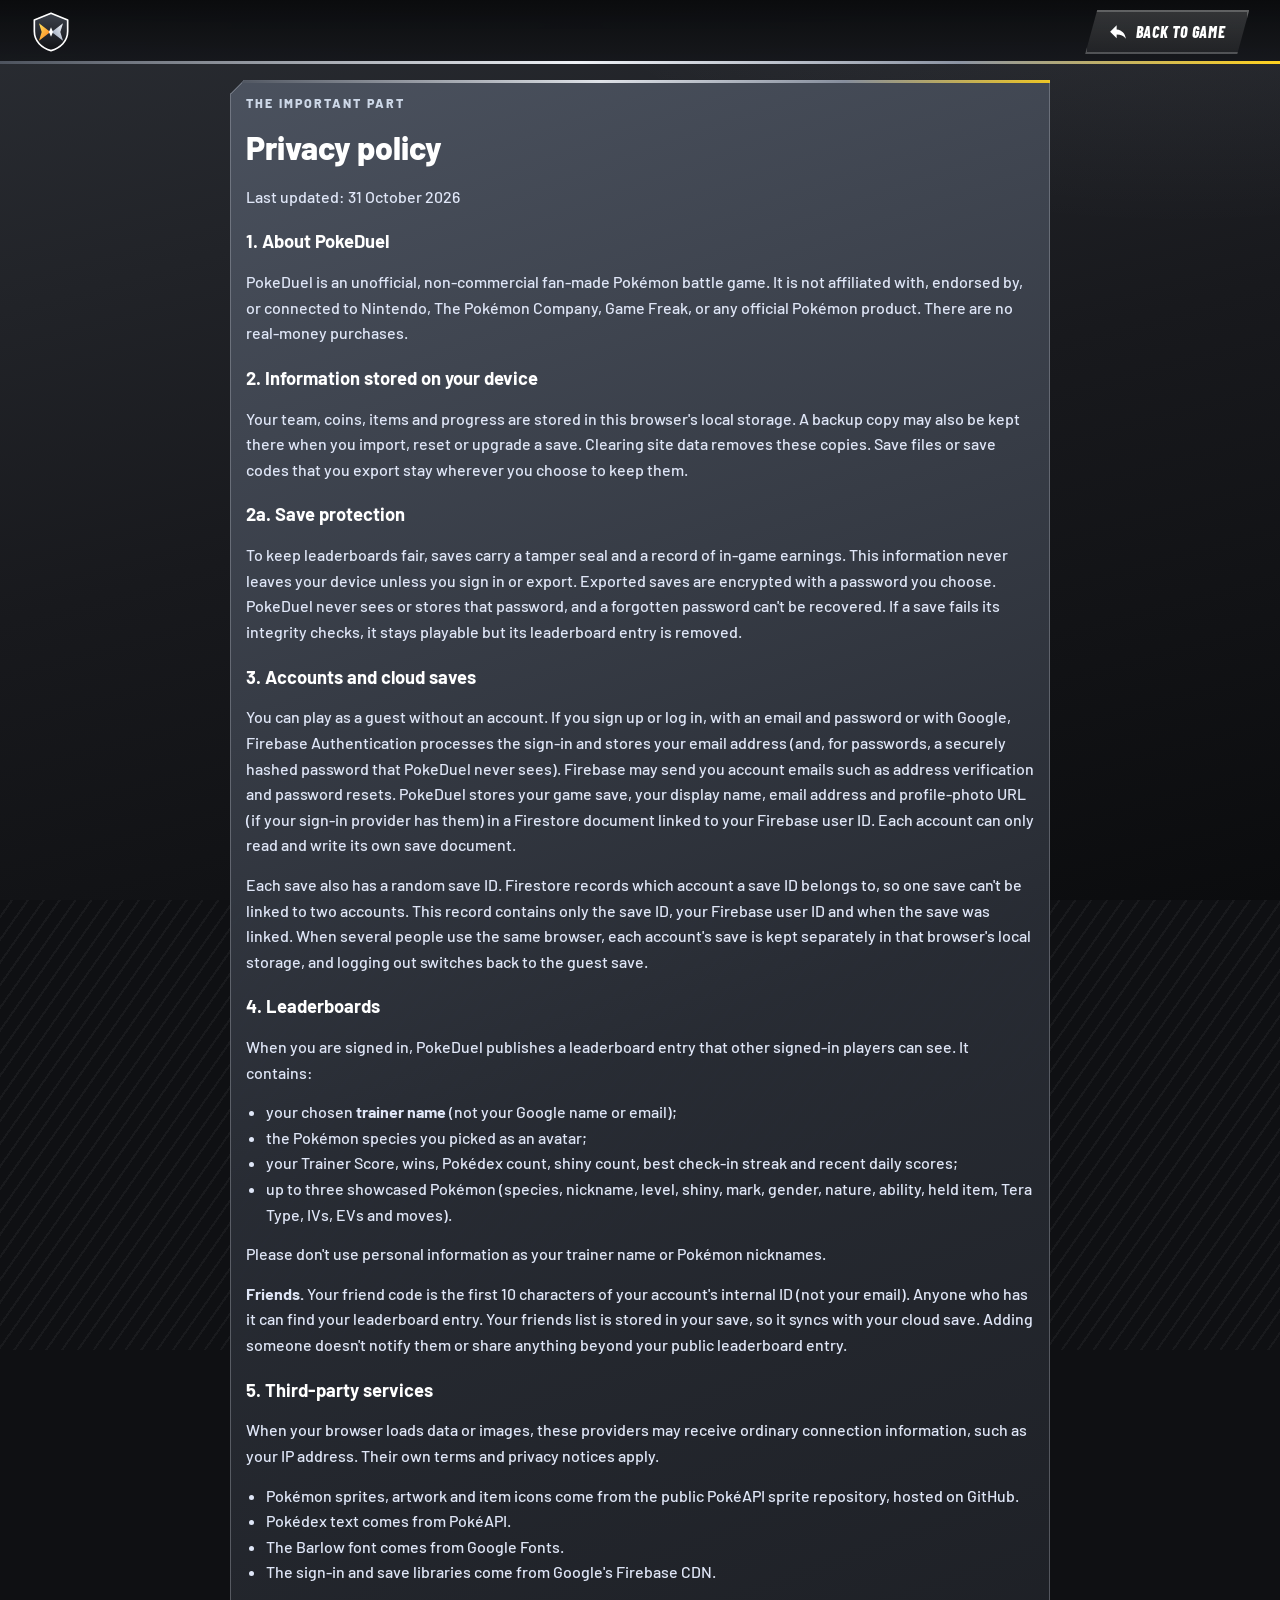
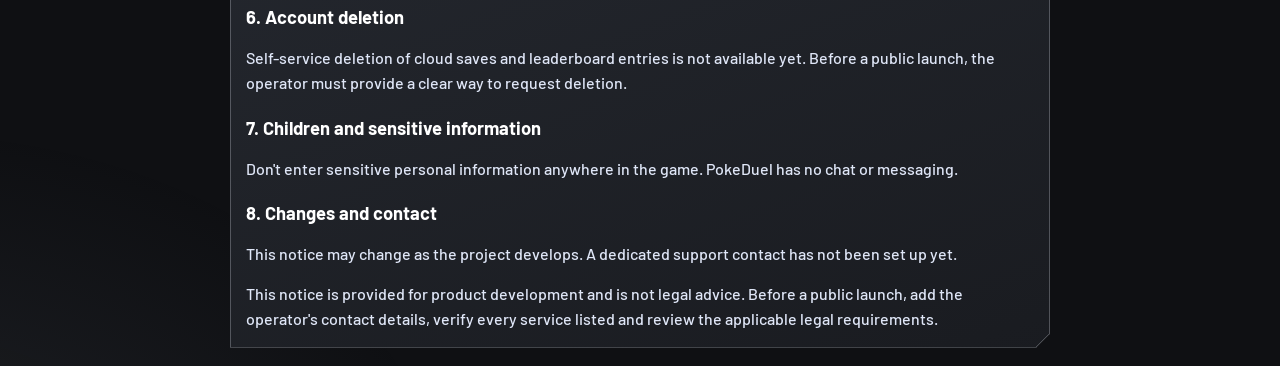
<file: privacy.html>
<!doctype html>
<html lang="en">
<head>
<meta charset="utf-8"><meta name="viewport" content="width=device-width,initial-scale=1">
<meta name="theme-color" content="#16171a">
<title>Privacy Policy — PokeDuel</title>
<meta name="description" content="How PokeDuel handles save data, accounts, leaderboards and third-party assets.">
<link rel="preconnect" href="https://fonts.googleapis.com">
<link rel="preconnect" href="https://fonts.gstatic.com" crossorigin>
<link href="https://fonts.googleapis.com/css2?family=Barlow:wght@500;600;700;800&family=Barlow+Condensed:ital,wght@1,700;1,800&display=swap" rel="stylesheet">
<link rel="stylesheet" href="styles.css">
<style>.legal{max-width:820px;margin:0 auto;display:grid;gap:14px}.legal h2{font-size:1.15rem;margin-top:6px}.legal p,.legal li{color:#dfe6f7;line-height:1.6}.legal ul{margin:0;padding-left:20px}</style>
</head>
<body>
<header class="hud"><a class="hud-logo" href="/"><img src="assets/logo.svg" alt=""><span>PokeDuel</span></a><a class="btn ghost" href="/" style="margin-left:auto"><svg class="ic" aria-hidden="true"><use href="assets/icons.svg#i-back"/></svg>Back to game</a></header>
<main>
<article class="legal card">
<div class="eyebrow">The important part</div>
<h1 style="font-size:2rem;font-weight:800">Privacy policy</h1>
<p class="muted">Last updated: 31 October 2026</p>
<h2>1. About PokeDuel</h2><p>PokeDuel is an unofficial, non-commercial fan-made Pokémon battle game. It is not affiliated with, endorsed by, or connected to Nintendo, The Pokémon Company, Game Freak, or any official Pokémon product. There are no real-money purchases.</p>
<h2>2. Information stored on your device</h2><p>Your team, coins, items and progress are stored in this browser's local storage. A backup copy may also be kept there when you import, reset or upgrade a save. Clearing site data removes these copies. Save files or save codes that you export stay wherever you choose to keep them.</p>
<h2>2a. Save protection</h2><p>To keep leaderboards fair, saves carry a tamper seal and a record of in-game earnings. This information never leaves your device unless you sign in or export. Exported saves are encrypted with a password you choose. PokeDuel never sees or stores that password, and a forgotten password can't be recovered. If a save fails its integrity checks, it stays playable but its leaderboard entry is removed.</p>
<h2>3. Accounts and cloud saves</h2><p>You can play as a guest without an account. If you sign up or log in, with an email and password or with Google, Firebase Authentication processes the sign-in and stores your email address (and, for passwords, a securely hashed password that PokeDuel never sees). Firebase may send you account emails such as address verification and password resets. PokeDuel stores your game save, your display name, email address and profile-photo URL (if your sign-in provider has them) in a Firestore document linked to your Firebase user ID. Each account can only read and write its own save document.</p><p>Each save also has a random save ID. Firestore records which account a save ID belongs to, so one save can't be linked to two accounts. This record contains only the save ID, your Firebase user ID and when the save was linked. When several people use the same browser, each account's save is kept separately in that browser's local storage, and logging out switches back to the guest save.</p>
<h2>4. Leaderboards</h2><p>When you are signed in, PokeDuel publishes a leaderboard entry that other signed-in players can see. It contains:</p>
<ul><li>your chosen <b>trainer name</b> (not your Google name or email);</li><li>the Pokémon species you picked as an avatar;</li><li>your Trainer Score, wins, Pokédex count, shiny count, best check-in streak and recent daily scores;</li><li>up to three showcased Pokémon (species, nickname, level, shiny, mark, gender, nature, ability, held item, Tera Type, IVs, EVs and moves).</li></ul><p>Please don't use personal information as your trainer name or Pokémon nicknames.</p><p><b>Friends.</b> Your friend code is the first 10 characters of your account's internal ID (not your email). Anyone who has it can find your leaderboard entry. Your friends list is stored in your save, so it syncs with your cloud save. Adding someone doesn't notify them or share anything beyond your public leaderboard entry.</p>
<h2>5. Third-party services</h2><p>When your browser loads data or images, these providers may receive ordinary connection information, such as your IP address. Their own terms and privacy notices apply.</p>
<ul><li>Pokémon sprites, artwork and item icons come from the public PokéAPI sprite repository, hosted on GitHub.</li><li>Pokédex text comes from PokéAPI.</li><li>The Barlow font comes from Google Fonts.</li><li>The sign-in and save libraries come from Google's Firebase CDN.</li></ul>
<h2>6. Account deletion</h2><p>Self-service deletion of cloud saves and leaderboard entries is not available yet. Before a public launch, the operator must provide a clear way to request deletion.</p>
<h2>7. Children and sensitive information</h2><p>Don't enter sensitive personal information anywhere in the game. PokeDuel has no chat or messaging.</p>
<h2>8. Changes and contact</h2><p>This notice may change as the project develops. A dedicated support contact has not been set up yet.</p>
<p class="muted">This notice is provided for product development and is not legal advice. Before a public launch, add the operator's contact details, verify every service listed and review the applicable legal requirements.</p>
</article>
</main>
</body></html>
</file>
<file: styles.css>
/* PokeDuel — "arcade" design system.
   Sharp chamfered panels, parallelogram buttons, layered gradients and stripe
   textures for depth, condensed italic display type. Original CSS + the SVG
   icon set in assets/icons.svg. Background art is optional (assets/manifest.json). */
:root{
  --z:1; --vh:calc(1dvh / var(--z));
  --bg-0:#0f1013; --bg-1:#1d1f24; --bg-2:#2b2f36;
  --panel:linear-gradient(160deg,rgba(76,83,96,.96) 0%,rgba(41,45,53,.97) 52%,rgba(26,28,33,.98) 100%);
  --panel-2:linear-gradient(160deg,rgba(94,103,120,.9),rgba(55,60,69,.92));
  --panel-flat:#2a2e36; --edge:rgba(196,200,209,.32); --edge-hi:rgba(219,221,226,.6);
  --text:#ffffff; --muted:#d8dbe1; --dim:#b5bac4;
  --hot:#ffd21f; --hot-2:#ff9a1a; --hot-ink:#1d1400;
  --cyan:#8b93a3; --blue:#9199a9; --violet:#a4aab7; --magenta:#ff3d8b; --red:#ff4141; --green:#2fd36b;
  --lime:#d4ff3a;
  --hp-hi:#47f05a; --hp-mid:#ffc21a; --hp-lo:#ff3b3b;
  --c:14px; --c-sm:8px;
  --shadow:0 14px 34px rgba(4,4,4,.55);
  --font:"Barlow",system-ui,-apple-system,"Segoe UI",sans-serif;
  --display:"Barlow Condensed","Barlow",system-ui,sans-serif;
  --hud-h:72px; --home-bg:none;
  --t-normal:#9fa19f; --t-fire:#e62829; --t-water:#2980ef; --t-electric:#fac000; --t-grass:#3fa129; --t-ice:#3dcef3; --t-fighting:#ff8000; --t-poison:#9141cb; --t-ground:#915121;
  --t-flying:#81b9ef; --t-psychic:#ef4179; --t-bug:#91a119; --t-rock:#afa981; --t-ghost:#704170; --t-dragon:#5060e1; --t-dark:#624d4e; --t-steel:#60a1b8; --t-fairy:#ef70ef; --t-unknown:#68a090;
  --stripes:repeating-linear-gradient(-55deg,rgba(255,255,255,.045) 0 2px,transparent 2px 13px);
}
*{box-sizing:border-box}
html{-webkit-text-size-adjust:100%;background:var(--bg-0)}
body{margin:0;min-height:100vh;min-height:calc(100 * var(--vh));color:var(--text);font:500 16px/1.4 var(--font);overflow-x:hidden;background:
  radial-gradient(1100px 620px at 92% -8%,rgba(139,147,163,.20),transparent 62%),
  radial-gradient(900px 640px at -8% 108%,rgba(255,61,139,.20),transparent 62%),
  radial-gradient(700px 500px at 50% 50%,rgba(164,170,183,.16),transparent 70%),
  var(--home-bg) center/cover no-repeat fixed,
  linear-gradient(165deg,var(--bg-2) 0%,var(--bg-1) 50%,var(--bg-0) 100%) fixed}
body::before{content:"";position:fixed;inset:-50%;z-index:-1;pointer-events:none;background:var(--stripes);animation:drift 60s linear infinite}
@keyframes drift{to{transform:translate(260px,-180px)}}
button,input,select,textarea{font:inherit;color:inherit}
button{cursor:pointer}
button:disabled{cursor:not-allowed;opacity:.5;filter:saturate(.4)}
img{max-width:100%}
a{color:var(--hot)}
h1,h2,h3,p{margin:0}
.hidden,[hidden]{display:none!important}
.muted{color:var(--muted)}
.ic{width:1.15em;height:1.15em;flex:0 0 auto;vertical-align:-.18em;fill:currentColor}
.display{font-family:var(--display);font-style:italic;font-weight:800;text-transform:uppercase;letter-spacing:.02em}
.eyebrow{font:800 .78rem/1.2 var(--font);letter-spacing:.16em;text-transform:uppercase;color:var(--cyan)}
.tag{display:inline-flex;align-items:center;gap:6px;padding:3px 12px;background:rgba(255,255,255,.12);font:800 .78rem/1.3 var(--font);color:#ffffff;clip-path:polygon(6px 0,100% 0,calc(100% - 6px) 100%,0 100%)}
.tag.hot{background:linear-gradient(90deg,var(--hot),var(--hot-2));color:var(--hot-ink)}
.tag.cyan{background:linear-gradient(90deg,#8b93a3,#8890a1);color:#14161a}
.tag.pink{background:linear-gradient(90deg,#ff7ad9,#a67cff);color:#fff}
:focus-visible{outline:3px solid var(--lime);outline-offset:2px}

/* ---------- Angular primitives ---------- */
.cut{clip-path:polygon(var(--c) 0,100% 0,100% calc(100% - var(--c)),calc(100% - var(--c)) 100%,0 100%,0 var(--c))}
.panel,.card{position:relative;padding:16px;background:linear-gradient(to bottom right,transparent calc(50% - 0.75px),var(--edge) calc(50% - 0.75px),var(--edge) calc(50% + 0.75px),transparent calc(50% + 0.75px)) top left/var(--c) var(--c) no-repeat,linear-gradient(to bottom right,transparent calc(50% - 0.75px),var(--edge) calc(50% - 0.75px),var(--edge) calc(50% + 0.75px),transparent calc(50% + 0.75px)) bottom right/var(--c) var(--c) no-repeat,var(--panel);box-shadow:inset 0 0 0 1px var(--edge),var(--shadow);clip-path:polygon(var(--c) 0,100% 0,100% calc(100% - var(--c)),calc(100% - var(--c)) 100%,0 100%,0 var(--c))}
.panel::before,.card::before{content:"";position:absolute;inset:0 0 auto 0;height:3px;background:linear-gradient(90deg,var(--cyan),var(--violet) 55%,var(--magenta));opacity:.9}
.panel-title,.section-title h2{font-family:var(--display);font-style:italic;font-weight:800;text-transform:uppercase;letter-spacing:.03em}
.panel-title{display:flex;align-items:baseline;justify-content:space-between;gap:8px;padding:2px 4px 12px;font-size:1.45rem}
.panel-title small{font:800 .85rem var(--font);font-style:normal;color:var(--muted)}
.section-title{display:flex;align-items:center;justify-content:space-between;gap:10px;margin-bottom:12px}
.section-title h2{font-size:1.5rem}

/* ---------- Buttons ---------- */
.btn{position:relative;display:inline-flex;align-items:center;justify-content:center;gap:8px;min-height:44px;padding:9px 24px;border:0;overflow:hidden;
  font:800 1rem/1 var(--display);font-style:italic;text-transform:uppercase;letter-spacing:.04em;text-decoration:none;color:#ffffff;
  background:linear-gradient(to bottom right,transparent calc(50% - 1.5px),rgba(255,255,255,.22) calc(50% - 1.5px),rgba(255,255,255,.22) calc(50% + 1.5px),transparent calc(50% + 1.5px)) left/12px 100% no-repeat,linear-gradient(to bottom right,transparent calc(50% - 1.5px),rgba(255,255,255,.22) calc(50% - 1.5px),rgba(255,255,255,.22) calc(50% + 1.5px),transparent calc(50% + 1.5px)) right/12px 100% no-repeat,linear-gradient(180deg,rgba(255,255,255,.2),rgba(255,255,255,.06));box-shadow:inset 0 0 0 2px rgba(255,255,255,.22);
  clip-path:polygon(12px 0,100% 0,calc(100% - 12px) 100%,0 100%);transition:transform .12s,filter .12s}
.btn::after{content:"";position:absolute;inset:0;background:linear-gradient(100deg,transparent 30%,rgba(255,255,255,.45) 48%,transparent 66%);transform:translateX(-120%);transition:transform .5s}
.btn:hover:not(:disabled)::after{transform:translateX(120%)}
.btn:hover:not(:disabled){transform:translateY(-1px);filter:brightness(1.08)}
.btn:active:not(:disabled){transform:translateY(1px)}
.btn:focus-visible{outline:0;box-shadow:inset 0 0 0 3px var(--lime)}
.btn.primary{color:var(--hot-ink);background:linear-gradient(180deg,#fff27a 0%,var(--hot) 45%,var(--hot-2) 100%);box-shadow:inset 0 -3px 0 rgba(120,60,0,.35)}
.btn.primary:focus-visible{box-shadow:inset 0 0 0 3px #1d1f24}
.btn.ghost{background:linear-gradient(180deg,rgba(255,255,255,.16),rgba(255,255,255,.05))}
.btn.danger{background:linear-gradient(180deg,#ff6a5a,#d4202e)}
.btn.teal{color:#14161a;background:linear-gradient(180deg,#c0c5ce,#8b93a3 50%,#6a7487)}
.btn.big{min-height:56px;padding:14px 38px;font-size:1.3rem}
.btn.small{min-height:36px;padding:7px 16px;font-size:.88rem}
.btn.full{width:100%}
.row-btns{display:flex;flex-wrap:wrap;gap:10px;margin-top:14px}
.file-btn{cursor:pointer}
.icon-btn{display:grid;place-items:center;width:42px;height:42px;border:0;color:#ffffff;background:linear-gradient(180deg,rgba(255,255,255,.22),rgba(255,255,255,.08));clip-path:polygon(8px 0,100% 0,100% calc(100% - 8px),calc(100% - 8px) 100%,0 100%,0 8px);transition:filter .12s,transform .12s}
.icon-btn:hover:not(:disabled){filter:brightness(1.25);transform:scale(1.05)}
.icon-btn .ic{width:22px;height:22px}
.icon-btn.light{background:#ffffff;color:#1d1f24}

/* ---------- Fields ---------- */
.field{display:grid;gap:6px;font-weight:800;font-size:.85rem;color:var(--muted);text-transform:uppercase;letter-spacing:.06em}
input,select,textarea{min-height:44px;padding:9px 16px;border:0;background:linear-gradient(to bottom right,transparent calc(50% - 1.5px),rgba(196,200,209,.35) calc(50% - 1.5px),rgba(196,200,209,.35) calc(50% + 1.5px),transparent calc(50% + 1.5px)) top left/8px 8px no-repeat,linear-gradient(to bottom right,transparent calc(50% - 1.5px),rgba(196,200,209,.35) calc(50% - 1.5px),rgba(196,200,209,.35) calc(50% + 1.5px),transparent calc(50% + 1.5px)) bottom right/8px 8px no-repeat,rgba(13,14,17,.72);color:#ffffff;box-shadow:inset 0 0 0 2px rgba(196,200,209,.35);clip-path:polygon(8px 0,100% 0,100% calc(100% - 8px),calc(100% - 8px) 100%,0 100%,0 8px)}
input::placeholder,textarea::placeholder{color:#a8aebb}
input:focus,select:focus,textarea:focus{outline:0;box-shadow:inset 0 0 0 2px var(--lime);background:linear-gradient(to bottom right,transparent calc(50% - 1.5px),var(--lime) calc(50% - 1.5px),var(--lime) calc(50% + 1.5px),transparent calc(50% + 1.5px)) top left/8px 8px no-repeat,linear-gradient(to bottom right,transparent calc(50% - 1.5px),var(--lime) calc(50% - 1.5px),var(--lime) calc(50% + 1.5px),transparent calc(50% + 1.5px)) bottom right/8px 8px no-repeat,rgba(13,14,17,.72)}
select{appearance:none;-webkit-appearance:none;padding-right:48px;font-weight:700;cursor:pointer;
  background:linear-gradient(to bottom right,transparent calc(50% - 1.5px),rgba(196,200,209,.35) calc(50% - 1.5px),rgba(196,200,209,.35) calc(50% + 1.5px),transparent calc(50% + 1.5px)) top left/8px 8px no-repeat,linear-gradient(to bottom right,transparent calc(50% - 1.5px),rgba(196,200,209,.35) calc(50% - 1.5px),rgba(196,200,209,.35) calc(50% + 1.5px),transparent calc(50% + 1.5px)) bottom right/8px 8px no-repeat,url("data:image/svg+xml,%3Csvg xmlns='http://www.w3.org/2000/svg' viewBox='0 0 24 24'%3E%3Cpath d='M5 8l7 8 7-8z' fill='%23ffd21f'/%3E%3C/svg%3E") right 18px center/14px no-repeat,rgba(4,8,26,.72)}
select option{background:#1d1f24;color:#ffffff}
textarea{width:100%;min-height:120px;font:500 .82rem/1.4 ui-monospace,monospace;background:linear-gradient(to bottom right,transparent calc(50% - 1.5px),rgba(196,200,209,.35) calc(50% - 1.5px),rgba(196,200,209,.35) calc(50% + 1.5px),transparent calc(50% + 1.5px)) top left/8px 8px no-repeat,linear-gradient(to bottom right,transparent calc(50% - 1.5px),rgba(196,200,209,.35) calc(50% - 1.5px),rgba(196,200,209,.35) calc(50% + 1.5px),transparent calc(50% + 1.5px)) bottom right/8px 8px no-repeat,rgba(13,14,17,.72)}

/* ---------- Type chips / gender ---------- */
.types{display:inline-flex;gap:6px;flex-wrap:wrap;align-items:center}
.type-img{height:24px;width:auto;display:block}
.type{display:inline-flex;align-items:center;padding:3px 12px;background:var(--tc,#888);color:#fff;font:800 .76rem/1.2 var(--font);letter-spacing:.06em;text-transform:uppercase;text-shadow:0 1px 2px rgba(0,0,0,.5);clip-path:polygon(6px 0,100% 0,calc(100% - 6px) 100%,0 100%)}
.t-normal{--tc:var(--t-normal)}.t-fire{--tc:var(--t-fire)}.t-water{--tc:var(--t-water)}.t-electric{--tc:var(--t-electric)}.t-grass{--tc:var(--t-grass)}.t-ice{--tc:var(--t-ice)}.t-fighting{--tc:var(--t-fighting)}.t-poison{--tc:var(--t-poison)}.t-ground{--tc:var(--t-ground)}.t-flying{--tc:var(--t-flying)}.t-psychic{--tc:var(--t-psychic)}.t-bug{--tc:var(--t-bug)}.t-rock{--tc:var(--t-rock)}.t-ghost{--tc:var(--t-ghost)}.t-dragon{--tc:var(--t-dragon)}.t-dark{--tc:var(--t-dark)}.t-steel{--tc:var(--t-steel)}.t-fairy{--tc:var(--t-fairy)}.t-unknown{--tc:var(--t-unknown)}
.gbadge{display:inline-flex;align-items:center;flex:0 0 auto;margin-left:2px;vertical-align:middle;line-height:1}
.gbadge .ic{width:1em;height:1em;min-width:15px;min-height:15px;vertical-align:0;filter:drop-shadow(0 1px 1px rgba(0,0,0,.6))}
.gbadge.m{color:#5aa2ff}.gbadge.f{color:#ff6fa6}
.sum-head .gbadge.m,.box-party-list .sel .gbadge.m,.st-mon.selected .gbadge.m{color:#0b4fc4}.sum-head .gbadge.f,.box-party-list .sel .gbadge.f{color:#c2185b}
.sum-head .gbadge .ic,.box-party-list .sel .gbadge .ic{filter:none}
.shiny-ic{color:#ffd84a;filter:drop-shadow(0 0 4px rgba(255,216,74,.8))}

/* ---------- HP / XP ---------- */
.hp{display:flex;align-items:center;gap:6px}
.hp-label{font:800 .7rem/1 var(--display);font-style:italic;padding:2px 6px;background:var(--hot);color:var(--hot-ink);clip-path:polygon(4px 0,100% 0,calc(100% - 4px) 100%,0 100%)}
.hp-bar{position:relative;flex:1;height:10px;background:linear-gradient(to bottom right,transparent calc(50% - 1.5px),rgba(0,0,0,.6) calc(50% - 1.5px),rgba(0,0,0,.6) calc(50% + 1.5px),transparent calc(50% + 1.5px)) left/4px 100% no-repeat,linear-gradient(to bottom right,transparent calc(50% - 1.5px),rgba(0,0,0,.6) calc(50% - 1.5px),rgba(0,0,0,.6) calc(50% + 1.5px),transparent calc(50% + 1.5px)) right/4px 100% no-repeat,#0a0f24;box-shadow:inset 0 0 0 2px rgba(0,0,0,.6);overflow:hidden;clip-path:polygon(4px 0,100% 0,calc(100% - 4px) 100%,0 100%)}
.hp-bar i{position:absolute;inset:0 auto 0 0;width:100%;background:linear-gradient(180deg,#9dff8f,var(--hp-hi) 55%,#1fb43b);transition:width .6s cubic-bezier(.3,.7,.3,1)}
.hp-bar i.mid{background:linear-gradient(180deg,#ffe58a,var(--hp-mid) 55%,#d88a00)}.hp-bar i.lo{background:linear-gradient(180deg,#ff9d9d,var(--hp-lo) 55%,#b0101c)}
.hp-bar::after{content:"";position:absolute;inset:0;background:linear-gradient(to bottom right,transparent calc(50% - 1.5px),rgba(0,0,0,.6) calc(50% - 1.5px),rgba(0,0,0,.6) calc(50% + 1.5px),transparent calc(50% + 1.5px)) left/4px 100% no-repeat,linear-gradient(to bottom right,transparent calc(50% - 1.5px),rgba(0,0,0,.6) calc(50% - 1.5px),rgba(0,0,0,.6) calc(50% + 1.5px),transparent calc(50% + 1.5px)) right/4px 100% no-repeat,repeating-linear-gradient(90deg,transparent 0 9.5%,rgba(0,0,0,.35) 9.5% 10%)}
.xp-bar{height:6px;background:rgba(255,255,255,.14);overflow:hidden}
.xp-bar i{display:block;height:100%;background:linear-gradient(90deg,#9199a9,#b7bcc6);transition:width .8s}
.status-chip{display:inline-block;padding:2px 8px;font:800 .7rem/1.2 var(--font);letter-spacing:.06em;color:#fff;clip-path:polygon(4px 0,100% 0,calc(100% - 4px) 100%,0 100%)}
.st-brn{background:#e2622b}.st-par{background:#c9a400;color:#1d1400}.st-psn,.st-tox{background:#a447c4}.st-slp{background:#7d8396}.st-frz{background:#2fa8db}

/* ---------- Boot error (no splash screen) ---------- */
.boot-error{max-width:520px;margin:40px auto;display:grid;gap:8px;text-align:center;justify-items:center}
.boot-error h2{font:800 1.8rem/1 var(--display);font-style:italic;text-transform:uppercase}

/* ---------- HUD ---------- */
.hud{position:sticky;top:0;z-index:20;display:flex;align-items:center;gap:16px;height:var(--hud-h);padding:0 clamp(12px,2.4vw,32px);background:linear-gradient(180deg,rgba(18,20,24,.97),rgba(29,32,37,.92));backdrop-filter:blur(10px)}
.hud::after{content:"";position:absolute;inset:auto 0 0 0;height:3px;background:linear-gradient(90deg,var(--cyan),var(--violet),var(--magenta),var(--hot))}
.hud-logo{display:flex;align-items:center;gap:8px;text-decoration:none;color:#ffffff}
.hud-logo img{width:40px;height:40px}
.hud-logo span{font:800 1.5rem/1 var(--display);font-style:italic;text-transform:uppercase}
.hud-trainer{display:flex;flex-direction:row-reverse;align-items:center;gap:10px;padding:5px 6px 5px 22px;border:0;background:var(--panel-2);text-align:right;clip-path:polygon(12px 0,100% 0,100% 100%,0 100%)}
.hud-trainer img{width:40px;height:40px;object-fit:contain;background:rgba(0,0,0,.25);clip-path:polygon(6px 0,100% 0,100% calc(100% - 6px),calc(100% - 6px) 100%,0 100%,0 6px)}
.hud-trainer b{display:block;font:800 1.05rem/1.1 var(--display);font-style:italic;text-transform:uppercase}
.hud-trainer small{color:var(--cyan);font-size:.76rem;font-weight:800;text-transform:uppercase;letter-spacing:.08em}
.hud-nav{display:flex;flex:1;justify-content:center;gap:2px}
.hud-link{padding:10px 18px;border:0;background:transparent;color:var(--muted);font:800 1.05rem/1 var(--display);font-style:italic;text-transform:uppercase;letter-spacing:.04em;clip-path:polygon(10px 0,100% 0,calc(100% - 10px) 100%,0 100%);transition:background .12s,color .12s}
.hud-link:hover{color:#ffffff;background:rgba(255,255,255,.1)}
.hud-link.active{color:var(--hot-ink);background:linear-gradient(180deg,#fff27a,var(--hot) 50%,var(--hot-2))}
.hud-wallet{display:flex;gap:8px}
.pill{display:inline-flex;align-items:center;gap:8px;padding:8px 18px 8px 14px;background:linear-gradient(to bottom right,transparent calc(50% - 0.75px),var(--edge) calc(50% - 0.75px),var(--edge) calc(50% + 0.75px),transparent calc(50% + 0.75px)) left/8px 100% no-repeat,linear-gradient(to bottom right,transparent calc(50% - 0.75px),var(--edge) calc(50% - 0.75px),var(--edge) calc(50% + 0.75px),transparent calc(50% + 0.75px)) right/8px 100% no-repeat,rgba(0,0,0,.35);box-shadow:inset 0 0 0 1px var(--edge);font:800 1.05rem/1 var(--display);font-style:italic;white-space:nowrap;clip-path:polygon(8px 0,100% 0,calc(100% - 8px) 100%,0 100%)}
.pill .ic{width:22px;height:22px}
main{width:100%;max-width:1760px;margin:0 auto;padding:16px clamp(12px,2.4vw,32px) 18px}
.screen{display:none}
.screen.active{display:block;animation:screenIn .25s ease-out}
@keyframes screenIn{from{opacity:0}to{opacity:1}}
.site-foot{display:flex;flex-wrap:wrap;gap:4px 18px;justify-content:space-between;padding:6px clamp(12px,2.4vw,32px) 14px;color:var(--dim);font-size:.8rem}
.site-foot a{color:var(--muted)}
.fill{height:calc(100 * var(--vh) - var(--hud-h) - 70px);min-height:560px}

/* ---------- Generic screen chrome ---------- */
.tabbar{position:relative;display:flex;align-items:center;gap:16px;margin-bottom:14px;padding:8px 40px 8px 8px;background:var(--bar,linear-gradient(90deg,#2e323b,#464c58));clip-path:polygon(0 0,100% 0,calc(100% - 26px) 100%,0 100%);box-shadow:var(--shadow)}
.tabbar .tab-on{font:800 1.5rem/1 var(--display);font-style:italic;text-transform:uppercase;letter-spacing:.03em}
.tabbar .muted{font-weight:700}
.teal-tabs{--bar:linear-gradient(90deg,#2c3037,#424853 60%,#5c6474)}
.red-tabs{--bar:linear-gradient(90deg,#5a0f1e,#b42234 60%,#ff4d4d)}
.violet-tabs{--bar:linear-gradient(90deg,#323740,#666f81 60%,#a4aab7)}
.loading,.empty{display:grid;place-items:center;gap:10px;min-height:150px;padding:20px;background:rgba(255,255,255,.05);color:var(--muted);text-align:center;grid-column:1/-1}
.empty b{color:#ffffff;font-size:1.1rem}
.spinner{width:36px;height:36px;border:4px solid rgba(255,255,255,.15);border-top-color:var(--lime);border-radius:50%;animation:spin .8s linear infinite}
@keyframes spin{to{transform:rotate(360deg)}}

/* ---------- Starter stage ---------- */
.screen-starter.active{position:relative;display:grid;grid-template-rows:auto auto 1fr auto;gap:14px;min-height:calc(100 * var(--vh) - 34px);isolation:isolate}
.screen-starter::before{content:"";position:fixed;inset:0;z-index:-1;background:
  radial-gradient(60% 55% at 50% 52%,color-mix(in srgb,var(--tc,#9199a9) 55%,transparent),transparent 70%),
  linear-gradient(180deg,rgba(15,16,19,.2),rgba(15,16,19,.85));transition:background .5s}
.screen-starter::after{content:"";position:fixed;left:50%;top:52%;width:180vmax;height:180vmax;z-index:-1;transform:translate(-50%,-50%);background:repeating-conic-gradient(from 0deg,rgba(255,255,255,.07) 0 6deg,transparent 6deg 18deg);animation:rays 70s linear infinite;mask:radial-gradient(circle,#000000 0,transparent 55%);-webkit-mask:radial-gradient(circle,#000000 0,transparent 55%)}
@keyframes rays{to{transform:translate(-50%,-50%) rotate(360deg)}}
.st-head{display:flex;align-items:center;justify-content:center;gap:16px;padding-top:6px}
.st-head img{width:64px;height:64px}
.st-title{text-align:center}
.st-title h1{font:800 clamp(2rem,5vw,3.6rem)/1 var(--display);font-style:italic;text-transform:uppercase;letter-spacing:.01em;text-shadow:0 4px 0 rgba(0,0,0,.35)}
.st-title p{margin-top:6px;color:var(--muted);font-weight:600}
.gen-bar{display:flex;align-items:center;justify-content:center;gap:10px}
.gen-tabs{display:flex;gap:4px;overflow-x:auto;padding:4px;scrollbar-width:none}
.gen-tab{flex:0 0 auto;display:grid;justify-items:center;min-width:86px;padding:8px 14px;border:0;background:linear-gradient(to bottom right,transparent calc(50% - 0.75px),var(--edge) calc(50% - 0.75px),var(--edge) calc(50% + 0.75px),transparent calc(50% + 0.75px)) left/10px 100% no-repeat,linear-gradient(to bottom right,transparent calc(50% - 0.75px),var(--edge) calc(50% - 0.75px),var(--edge) calc(50% + 0.75px),transparent calc(50% + 0.75px)) right/10px 100% no-repeat,rgba(24,26,30,.82);box-shadow:inset 0 0 0 1px var(--edge);clip-path:polygon(10px 0,100% 0,calc(100% - 10px) 100%,0 100%);transition:background .15s}
.gen-tab b{font:800 1.3rem/1 var(--display);font-style:italic}
.gen-tab small{color:var(--muted);font-size:.74rem;font-weight:800;text-transform:uppercase;letter-spacing:.06em}
.gen-tab:hover{background:linear-gradient(to bottom right,transparent calc(50% - 0.75px),var(--edge) calc(50% - 0.75px),var(--edge) calc(50% + 0.75px),transparent calc(50% + 0.75px)) left/10px 100% no-repeat,linear-gradient(to bottom right,transparent calc(50% - 0.75px),var(--edge) calc(50% - 0.75px),var(--edge) calc(50% + 0.75px),transparent calc(50% + 0.75px)) right/10px 100% no-repeat,rgba(70,76,88,.95)}
.gen-tab.active{background:linear-gradient(to bottom right,transparent calc(50% - 0.75px),var(--edge) calc(50% - 0.75px),var(--edge) calc(50% + 0.75px),transparent calc(50% + 0.75px)) left/10px 100% no-repeat,linear-gradient(to bottom right,transparent calc(50% - 0.75px),var(--edge) calc(50% - 0.75px),var(--edge) calc(50% + 0.75px),transparent calc(50% + 0.75px)) right/10px 100% no-repeat,linear-gradient(180deg,#fff27a,var(--hot) 50%,var(--hot-2));color:var(--hot-ink)}
.gen-tab.active small{color:#4d3600}
.st-stage{display:grid;grid-template-columns:repeat(3,minmax(0,1fr));gap:clamp(8px,2vw,28px);align-items:center;max-width:1240px;width:100%;margin:0 auto;min-height:340px}
.st-mon{position:relative;display:grid;justify-items:center;gap:6px;padding:0 0 10px;border:0;background:none;transition:transform .3s,filter .3s;filter:saturate(.75) brightness(.8)}
.st-mon:hover{filter:none}
.st-mon.selected{filter:none;transform:translateY(-10px)}
.st-mon .art{position:relative;width:min(100%,calc(38 * var(--vh)),380px);aspect-ratio:1;display:grid;place-items:end center}
.st-mon .art img{position:relative;z-index:1;width:88%;height:88%;object-fit:contain;filter:drop-shadow(0 14px 14px rgba(0,0,0,.45));animation:bob 3.2s ease-in-out infinite}
.st-mon:nth-child(2) .art img{animation-delay:-1s}.st-mon:nth-child(3) .art img{animation-delay:-2s}
.st-mon .art::after{content:"";position:absolute;bottom:2%;left:50%;width:86%;height:18%;transform:translateX(-50%);border-radius:50%;background:radial-gradient(closest-side,color-mix(in srgb,var(--tc) 80%,#fff),transparent);opacity:.55}
.st-mon.selected .art::after{opacity:1;box-shadow:0 0 40px 6px color-mix(in srgb,var(--tc) 60%,transparent)}
@keyframes bob{50%{transform:translateY(-8px)}}
.st-plate{display:grid;justify-items:center;gap:6px;min-width:200px;padding:10px 26px 12px;background:linear-gradient(to bottom right,transparent calc(50% - 0.75px),var(--edge) calc(50% - 0.75px),var(--edge) calc(50% + 0.75px),transparent calc(50% + 0.75px)) left/14px 100% no-repeat,linear-gradient(to bottom right,transparent calc(50% - 0.75px),var(--edge) calc(50% - 0.75px),var(--edge) calc(50% + 0.75px),transparent calc(50% + 0.75px)) right/14px 100% no-repeat,rgba(8,12,34,.86);box-shadow:inset 0 0 0 1px var(--edge);clip-path:polygon(14px 0,100% 0,calc(100% - 14px) 100%,0 100%)}
.st-mon.selected .st-plate{background:linear-gradient(180deg,rgba(255,210,31,.95),rgba(255,154,26,.95));color:var(--hot-ink);box-shadow:none}
.st-plate small{font-weight:800;font-size:.78rem;letter-spacing:.08em;opacity:.85}
.st-plate b{font:800 1.6rem/1 var(--display);font-style:italic;text-transform:uppercase}
.st-info{display:grid;grid-template-columns:minmax(0,1.2fr) minmax(0,1fr) auto;gap:22px;align-items:center;max-width:1180px;width:100%;margin:0 auto}
.st-info h2{font:800 2.2rem/1 var(--display);font-style:italic;text-transform:uppercase}
.st-info .meta{display:flex;flex-wrap:wrap;gap:8px;align-items:center;margin-top:8px}
.st-info p{color:var(--muted);margin-top:8px;font-weight:600}
.st-cta{display:grid;gap:10px;justify-items:stretch;min-width:260px}
.stat-bars{display:grid;gap:5px}
.stat-bars div{display:grid;grid-template-columns:62px 34px 1fr;gap:8px;align-items:center;font-weight:800;font-size:.85rem}
.stat-bars span{color:var(--muted)}
.stat-bars i{height:9px;background:linear-gradient(90deg,var(--cyan),var(--lime));clip-path:polygon(0 0,100% 0,calc(100% - 4px) 100%,0 100%)}
.stat-bars i.hi{background:linear-gradient(90deg,var(--hot),var(--hot-2))}
.keys-hint{display:flex;gap:14px;justify-content:center;color:var(--dim);font-size:.82rem;font-weight:700}
kbd{display:inline-grid;place-items:center;min-width:1.7em;height:1.7em;padding:0 .4em;background:#ffffff;color:#1d1f24;font:800 .74rem/1 var(--font);clip-path:polygon(3px 0,100% 0,calc(100% - 3px) 100%,0 100%)}

/* ---------- Home ---------- */
.screen-home.active{display:block}
.daily-wrap{width:min(100%,880px);margin:0 auto;display:grid;gap:16px;padding-bottom:10px}
.daily-head{display:grid;justify-items:center;gap:10px;text-align:center}
.dh-bar{display:flex;align-items:center;gap:12px;width:100%;padding-bottom:10px;border-bottom:1px solid var(--edge)}
.dh-no{padding:5px 14px;background:linear-gradient(90deg,var(--cyan),var(--blue));color:#14161a;font:800 1rem/1 var(--display);font-style:italic;text-transform:uppercase;clip-path:polygon(8px 0,100% 0,calc(100% - 8px) 100%,0 100%)}
.dh-date{font-weight:800;color:var(--muted)}
.dh-icons{margin-left:auto;display:flex;gap:6px}
.dh-icons .icon-btn b{font:800 1.3rem/1 var(--display)}
.daily-head h1{font:800 clamp(2.4rem,6vw,3.8rem)/1 var(--display);font-style:italic;text-transform:uppercase;letter-spacing:.01em;text-shadow:0 4px 0 rgba(0,0,0,.35)}
.daily-head p{color:var(--muted);font-weight:600;font-size:1.05rem}
.dh-progress{display:flex;align-items:center;gap:18px}
.ptiles{display:flex;gap:8px}
.ptile{display:grid;place-items:center;width:58px;height:58px;font:800 1.5rem/1 var(--display);font-style:italic;background:linear-gradient(to bottom right,transparent calc(50% - 1.5px),var(--edge-hi) calc(50% - 1.5px),var(--edge-hi) calc(50% + 1.5px),transparent calc(50% + 1.5px)) top left/8px 8px no-repeat,linear-gradient(to bottom right,transparent calc(50% - 1.5px),var(--edge-hi) calc(50% - 1.5px),var(--edge-hi) calc(50% + 1.5px),transparent calc(50% + 1.5px)) bottom right/8px 8px no-repeat,rgba(24,26,30,.85);box-shadow:inset 0 0 0 2px var(--edge-hi);clip-path:polygon(8px 0,100% 0,100% calc(100% - 8px),calc(100% - 8px) 100%,0 100%,0 8px)}
.ptile .ic{width:28px;height:28px}
.ptile.win{background:linear-gradient(180deg,#4cf08a,#14a24e);box-shadow:none}
.ptile.loss{background:linear-gradient(180deg,#ff6a6a,#b4182a);box-shadow:none}
.dh-score{display:grid;justify-items:center;line-height:1}
.dh-score small{color:var(--muted);font-weight:800;font-size:.75rem;text-transform:uppercase;letter-spacing:.1em}
.dh-score b{font:800 2.2rem/1 var(--display);font-style:italic;color:var(--hot)}
.dh-chips{display:flex;flex-wrap:wrap;justify-content:center;gap:8px}
.chip b{font-variant-numeric:tabular-nums}
.daily-track{display:grid;gap:10px}
.drow{position:relative;display:grid;grid-template-columns:84px minmax(0,1fr) auto auto;gap:16px;align-items:center;padding:14px 18px 14px 0;overflow:hidden;isolation:isolate;background:var(--g);box-shadow:var(--shadow);clip-path:polygon(0 0,100% 0,100% calc(100% - 16px),calc(100% - 16px) 100%,0 100%);transition:transform .15s}
.drow::before{content:"";position:absolute;inset:0;z-index:-1;background:var(--stripes),linear-gradient(90deg,rgba(0,0,0,.15),transparent 60%)}
.drow:hover{transform:translateX(4px)}
.drow.easy{--g:linear-gradient(100deg,#525968,#3a3f49 55%,#282c34)}
.drow.medium{--g:linear-gradient(100deg,#f59a1f,#b9531c 55%,#4a1b38)}
.drow.hard{--g:linear-gradient(100deg,#f2386a,#4d5461 55%,#30353e)}
.drow.done.loss{filter:saturate(.45) brightness(.85)}
.dnum{display:grid;place-items:center;align-self:stretch;margin:-14px 0;background:rgba(0,0,0,.28);font:800 2.6rem/1 var(--display);font-style:italic;clip-path:polygon(0 0,100% 0,82% 100%,0 100%)}
.dtier{font:800 .78rem/1 var(--font);letter-spacing:.18em;text-transform:uppercase;color:rgba(255,255,255,.85)}
.drow h3{font:800 1.9rem/1.05 var(--display);font-style:italic;text-transform:uppercase;text-shadow:0 2px 0 rgba(0,0,0,.25)}
.dmeta{display:block;font-weight:700;font-size:.92rem;color:rgba(255,255,255,.92)}
.dteam{display:flex;gap:0}
.dteam img{width:62px;height:62px;object-fit:contain;filter:brightness(0) opacity(.55);margin-left:-8px}
.dteam.shown img{filter:drop-shadow(0 4px 4px rgba(0,0,0,.4))}
.dact{display:flex;align-items:center;gap:8px;min-width:150px;justify-content:flex-end}
.res{display:grid;justify-items:end;line-height:1}
.res b{font:800 2rem/1 var(--display);font-style:italic}
.res small{font-weight:800;font-size:.78rem;text-transform:uppercase;letter-spacing:.08em;color:rgba(255,255,255,.9)}
.team-strip{padding:14px 16px;background:linear-gradient(to bottom right,transparent calc(50% - 0.75px),var(--edge) calc(50% - 0.75px),var(--edge) calc(50% + 0.75px),transparent calc(50% + 0.75px)) top left/14px 14px no-repeat,linear-gradient(to bottom right,transparent calc(50% - 0.75px),var(--edge) calc(50% - 0.75px),var(--edge) calc(50% + 0.75px),transparent calc(50% + 0.75px)) bottom right/14px 14px no-repeat,var(--panel);box-shadow:inset 0 0 0 1px var(--edge),var(--shadow);clip-path:polygon(14px 0,100% 0,100% calc(100% - 14px),calc(100% - 14px) 100%,0 100%,0 14px)}
.ts-head{display:flex;align-items:center;gap:10px;margin-bottom:10px}
.ts-head b{font:800 1.3rem/1 var(--display);font-style:italic;text-transform:uppercase}
.ts-head small{color:var(--muted);font-weight:700}
.ts-head .btn{margin-left:auto}
.ts-slots{display:grid;grid-template-columns:repeat(6,minmax(0,1fr));gap:8px}
.ts-slot{position:relative;display:grid;justify-items:center;gap:2px;padding:8px 4px;border:0;background:linear-gradient(to bottom right,transparent calc(50% - 0.75px),var(--edge) calc(50% - 0.75px),var(--edge) calc(50% + 0.75px),transparent calc(50% + 0.75px)) top left/8px 8px no-repeat,linear-gradient(to bottom right,transparent calc(50% - 0.75px),var(--edge) calc(50% - 0.75px),var(--edge) calc(50% + 0.75px),transparent calc(50% + 0.75px)) bottom right/8px 8px no-repeat,rgba(255,255,255,.07);box-shadow:inset 0 0 0 1px var(--edge);font-weight:800;font-size:.82rem;clip-path:polygon(8px 0,100% 0,100% calc(100% - 8px),calc(100% - 8px) 100%,0 100%,0 8px)}
.ts-slot:hover{background:linear-gradient(to bottom right,transparent calc(50% - 0.75px),var(--edge) calc(50% - 0.75px),var(--edge) calc(50% + 0.75px),transparent calc(50% + 0.75px)) top left/8px 8px no-repeat,linear-gradient(to bottom right,transparent calc(50% - 0.75px),var(--edge) calc(50% - 0.75px),var(--edge) calc(50% + 0.75px),transparent calc(50% + 0.75px)) bottom right/8px 8px no-repeat,rgba(255,255,255,.14)}
.ts-slot img{width:72px;height:72px;object-fit:contain;filter:drop-shadow(0 4px 4px rgba(0,0,0,.4))}
.ts-slot span{max-width:100%;overflow:hidden;text-overflow:ellipsis;white-space:nowrap;padding:0 4px}
.ts-slot.lead{background:linear-gradient(to bottom right,transparent calc(50% - 1.5px),var(--hot) calc(50% - 1.5px),var(--hot) calc(50% + 1.5px),transparent calc(50% + 1.5px)) top left/8px 8px no-repeat,linear-gradient(to bottom right,transparent calc(50% - 1.5px),var(--hot) calc(50% - 1.5px),var(--hot) calc(50% + 1.5px),transparent calc(50% + 1.5px)) bottom right/8px 8px no-repeat,linear-gradient(180deg,rgba(255,210,31,.35),rgba(255,255,255,.05));box-shadow:inset 0 0 0 2px var(--hot)}
.ts-slot .shiny-ic{position:absolute;top:6px;right:6px}
.ts-slot.vacant{place-items:center;min-height:86px;color:var(--dim);box-shadow:inset 0 0 0 2px rgba(255,255,255,.18);background:linear-gradient(to bottom right,transparent calc(50% - 1.5px),rgba(255,255,255,.18) calc(50% - 1.5px),rgba(255,255,255,.18) calc(50% + 1.5px),transparent calc(50% + 1.5px)) top left/8px 8px no-repeat,linear-gradient(to bottom right,transparent calc(50% - 1.5px),rgba(255,255,255,.18) calc(50% - 1.5px),rgba(255,255,255,.18) calc(50% + 1.5px),transparent calc(50% + 1.5px)) bottom right/8px 8px no-repeat,rgba(255,255,255,.07)}
.ts-slot.vacant .ic{width:24px;height:24px}
.howto{list-style:none;margin:0;padding:0;display:grid;gap:10px}
.howto li{display:grid;grid-template-columns:32px 1fr;gap:12px;align-items:start;padding:12px 14px;background:rgba(255,255,255,.07);line-height:1.45}
.howto .ic{width:28px;height:28px;color:var(--cyan)}
.home-center{display:grid;grid-template-rows:auto 1fr;gap:14px;min-width:0}
.chip{display:inline-flex;align-items:center;gap:8px;padding:8px 18px 8px 14px;border:0;background:linear-gradient(to bottom right,transparent calc(50% - 0.75px),var(--edge) calc(50% - 0.75px),var(--edge) calc(50% + 0.75px),transparent calc(50% + 0.75px)) left/8px 100% no-repeat,linear-gradient(to bottom right,transparent calc(50% - 0.75px),var(--edge) calc(50% - 0.75px),var(--edge) calc(50% + 0.75px),transparent calc(50% + 0.75px)) right/8px 100% no-repeat,rgba(24,26,30,.85);box-shadow:inset 0 0 0 1px var(--edge);font-weight:800;font-size:.92rem;clip-path:polygon(8px 0,100% 0,calc(100% - 8px) 100%,0 100%)}
.chip .ic{width:20px;height:20px;color:var(--hot)}
button.chip:hover{filter:brightness(1.25)}
.chip.alert{background:linear-gradient(to bottom right,transparent calc(50% - 0.75px),var(--edge) calc(50% - 0.75px),var(--edge) calc(50% + 0.75px),transparent calc(50% + 0.75px)) left/8px 100% no-repeat,linear-gradient(to bottom right,transparent calc(50% - 0.75px),var(--edge) calc(50% - 0.75px),var(--edge) calc(50% + 0.75px),transparent calc(50% + 0.75px)) right/8px 100% no-repeat,linear-gradient(90deg,var(--hot),var(--hot-2));color:var(--hot-ink)}
.chip.alert .ic{color:var(--hot-ink)}

/* ---------- Boxes ---------- */
.screen-boxes.active{display:grid;grid-template-rows:auto 1fr;height:calc(100 * var(--vh) - var(--hud-h) - 70px);min-height:600px;padding:14px;background:radial-gradient(120% 90% at 100% 100%,rgba(255,255,255,.28),transparent 50%),var(--stripes),linear-gradient(155deg,#858ea0 0%,#697285 50%,#60697b 100%);box-shadow:var(--shadow);clip-path:polygon(22px 0,100% 0,100% calc(100% - 22px),calc(100% - 22px) 100%,0 100%,0 22px)}
.boxes-layout{display:grid;grid-template-columns:minmax(200px,250px) minmax(0,1fr) minmax(320px,400px);gap:16px;min-height:0}
.pill-head{padding:9px 14px;margin-bottom:10px;background:rgba(29,31,36,.65);font:800 1.1rem/1 var(--display);font-style:italic;text-transform:uppercase;text-align:center;clip-path:polygon(10px 0,100% 0,calc(100% - 10px) 100%,0 100%)}
.box-party{display:flex;flex-direction:column;min-height:0}
.box-party-list{list-style:none;margin:0;padding:0;display:grid;grid-auto-rows:minmax(58px,1fr);gap:8px;flex:1}
.box-party-list button{position:relative;display:grid;grid-template-columns:1fr 56px;align-items:center;width:100%;height:100%;padding:6px 8px 6px 12px;border:0;background:rgba(29,31,36,.6);text-align:left;clip-path:polygon(0 0,100% 0,100% calc(100% - 10px),calc(100% - 10px) 100%,0 100%)}
.box-party-list button:hover{background:rgba(29,31,36,.8)}
.box-party-list button.sel{background:linear-gradient(180deg,#fff27a,var(--hot));color:var(--hot-ink)}
.box-party-list .lvpill{display:inline-block;padding:2px 8px;background:#191b20;color:#ffffff;font-size:.74rem;font-weight:800;clip-path:polygon(4px 0,100% 0,calc(100% - 4px) 100%,0 100%)}
.box-party-list .row1{display:flex;align-items:center;gap:6px}
.box-party-list b{display:block;margin-top:4px;font:800 1.05rem/1.1 var(--display);font-style:italic;text-transform:uppercase;white-space:nowrap;overflow:hidden;text-overflow:ellipsis}
.box-party-list img{width:56px;height:50px;object-fit:contain}
.box-party-list .empty-slot{height:100%;border:2px dashed rgba(255,255,255,.5);display:grid;place-items:center;font-weight:800;color:#ffffff;text-transform:uppercase;font-size:.8rem;letter-spacing:.08em}
.box-main{display:flex;flex-direction:column;gap:10px;min-height:0}
.box-nav{display:grid;grid-template-columns:auto 1fr auto;gap:10px;align-items:center}
.box-nav span{padding:10px;background:rgba(29,31,36,.65);text-align:center;font:800 1.25rem/1 var(--display);font-style:italic;text-transform:uppercase;clip-path:polygon(10px 0,100% 0,calc(100% - 10px) 100%,0 100%)}
.box-grid-wrap{flex:1;min-height:0;container-type:size;display:grid;place-items:center}
.box-grid{display:grid;grid-template-columns:repeat(6,1fr);grid-template-rows:repeat(5,1fr);gap:6px;width:min(100cqw,120cqh);aspect-ratio:6/5}
.cell{position:relative;border:0;background:linear-gradient(to bottom right,transparent calc(50% - 1.5px),rgba(255,255,255,.28) calc(50% - 1.5px),rgba(255,255,255,.28) calc(50% + 1.5px),transparent calc(50% + 1.5px)) top left/6px 6px no-repeat,linear-gradient(to bottom right,transparent calc(50% - 1.5px),rgba(255,255,255,.28) calc(50% - 1.5px),rgba(255,255,255,.28) calc(50% + 1.5px),transparent calc(50% + 1.5px)) bottom right/6px 6px no-repeat,rgba(37,41,48,.5);box-shadow:inset 0 0 0 2px rgba(255,255,255,.28);display:grid;place-items:center;padding:0;clip-path:polygon(6px 0,100% 0,100% calc(100% - 6px),calc(100% - 6px) 100%,0 100%,0 6px)}
button.cell:hover{background:rgba(37,41,48,.75)}
.cell img{width:90%;height:90%;object-fit:contain}
.cell.sel{background:linear-gradient(to bottom right,transparent calc(50% - 2.25px),#ffffff calc(50% - 2.25px),#ffffff calc(50% + 2.25px),transparent calc(50% + 2.25px)) top left/6px 6px no-repeat,linear-gradient(to bottom right,transparent calc(50% - 2.25px),#ffffff calc(50% - 2.25px),#ffffff calc(50% + 2.25px),transparent calc(50% + 2.25px)) bottom right/6px 6px no-repeat,linear-gradient(180deg,#fff27a,var(--hot));box-shadow:inset 0 0 0 3px #ffffff}
.cell.in-party::before{content:"";position:absolute;left:5px;top:5px;width:9px;height:9px;background:var(--hot);transform:rotate(45deg);box-shadow:0 0 0 2px rgba(0,0,0,.4)}
.cell .cs{position:absolute;right:4px;top:3px;width:16px;height:16px}
.cell .cm{position:absolute;right:5px;bottom:5px;width:14px;height:14px;color:#ff7ad9}
.box-tools{display:flex;gap:10px}
.box-tools .search{flex:1;display:flex}
.box-tools input{width:100%;background:rgba(29,31,36,.7)}
.box-tools select{background-color:rgba(29,31,36,.7)}
.summary{display:flex;flex-direction:column;min-height:0;background:linear-gradient(180deg,rgba(30,33,38,.94),rgba(24,26,30,.96));box-shadow:var(--shadow);clip-path:polygon(0 0,100% 0,100% calc(100% - 18px),calc(100% - 18px) 100%,0 100%)}
.sum-head{display:flex;align-items:center;gap:10px;padding:12px 16px;background:linear-gradient(180deg,#fff27a,var(--hot) 60%,var(--hot-2));color:var(--hot-ink);font:800 1.5rem/1 var(--display);font-style:italic;text-transform:uppercase}
.sum-head .ball{width:24px;height:24px;flex:0 0 24px;border-radius:50%;background:linear-gradient(#e8423b 0 45%,#1a1a1a 45% 55%,#f4f4f4 55%);box-shadow:0 0 0 2px #1a1a1a}
.sum-head .lvl{margin-left:auto;padding:4px 12px;background:#1d1f24;color:#ffffff;font-size:1rem;clip-path:polygon(6px 0,100% 0,calc(100% - 6px) 100%,0 100%)}
.sum-scroll{flex:1;min-height:0;overflow:auto}
.sum-body{padding:12px 16px;display:grid;gap:12px}
.sum-art{position:relative;display:grid;place-items:center;min-height:150px;background:radial-gradient(closest-side,rgba(139,147,163,.25),transparent)}
.sum-art img{width:170px;height:170px;object-fit:contain;filter:drop-shadow(0 10px 12px rgba(0,0,0,.45))}
.sum-art .mark-banner{position:absolute;left:0;bottom:4px;display:flex;align-items:center;gap:6px;padding:4px 14px;background:linear-gradient(90deg,#ff7ad9,#a67cff);font-weight:800;font-size:.82rem;clip-path:polygon(0 0,100% 0,calc(100% - 8px) 100%,0 100%)}
.sum-tabs{display:grid;grid-template-columns:repeat(4,1fr);gap:4px}
.sum-tabs button{padding:8px 4px;border:0;background:rgba(255,255,255,.08);font:800 1rem/1 var(--display);font-style:italic;text-transform:uppercase;color:#ffffff;clip-path:polygon(6px 0,100% 0,calc(100% - 6px) 100%,0 100%)}
.sum-tabs button.on{background:#ffffff;color:#2c3037}
.kv{display:grid;grid-template-columns:118px 1fr;gap:8px 12px;font-size:.95rem;margin:0}
.kv dt{color:var(--hot);font-weight:800}
.kv dd{margin:0;font-weight:700}
.kv small{color:var(--muted)}
.radar{display:block;width:100%;max-width:320px;margin:0 auto}
.radar text{fill:#ffffff;font:700 12px var(--font)}
.radar .lbl{fill:var(--hot);font-weight:800}
.stat-table{width:100%;border-collapse:collapse;font-size:.92rem}
.stat-table th,.stat-table td{padding:5px 6px;text-align:right}
.stat-table th{color:var(--muted);font-size:.78rem;text-transform:uppercase;letter-spacing:.08em}
.stat-table th:first-child,.stat-table td:first-child{text-align:left;color:var(--hot);font-weight:800}
.stat-table tr+tr{border-top:1px solid rgba(255,255,255,.12)}
.stat-table .plus{color:#ff9e9e}.stat-table .minus{color:#9ed2ff}
.ev-bar{display:inline-block;width:64px;height:7px;background:rgba(255,255,255,.15);vertical-align:middle;overflow:hidden}
.ev-bar i{display:block;height:100%;background:var(--lime)}
.move-list{display:grid;gap:6px}
.move-row{display:grid;grid-template-columns:auto 1fr auto;gap:10px;align-items:center;padding:8px 12px;background:rgba(255,255,255,.07);font-weight:700;font-size:.92rem;clip-path:polygon(0 0,100% 0,calc(100% - 8px) 100%,0 100%)}
.move-row small{color:var(--muted)}
.sum-actions{display:flex;flex-wrap:wrap;gap:6px;padding:12px 16px 18px;border-top:1px solid rgba(255,255,255,.12)}
.mark-list{display:grid;gap:6px}
.mark-row{display:flex;align-items:center;gap:10px;padding:8px 12px;background:rgba(255,255,255,.07);font-weight:700}
.mark-row .ic{color:#ff7ad9;width:22px;height:22px}

/* ---------- Shop / Bag ---------- */
.screen-bag.active{display:grid;grid-template-rows:auto 1fr;height:calc(100 * var(--vh) - var(--hud-h) - 70px);min-height:600px;gap:0;background:linear-gradient(180deg,rgba(29,32,37,.96),rgba(18,20,24,.98));box-shadow:var(--shadow);clip-path:polygon(22px 0,100% 0,100% calc(100% - 22px),calc(100% - 22px) 100%,0 100%,0 22px)}
.bag-band{position:relative;display:flex;align-items:center;gap:16px;padding:14px 26px;overflow:hidden;background:linear-gradient(100deg,#ff4d1f,#ff8a1a 45%,#ffbf2b);color:#2a0d00}
.bag-band::before{content:"";position:absolute;inset:0;background:repeating-linear-gradient(-55deg,rgba(255,255,255,.14) 0 14px,transparent 14px 34px);animation:slide 12s linear infinite}
@keyframes slide{to{background-position:200px 0}}
.bag-band>*{position:relative}
.band-title{display:flex;align-items:center;gap:12px;font:800 2.2rem/1 var(--display);font-style:italic;text-transform:uppercase}
.band-title .ic{width:34px;height:34px}
.band-sub{font-weight:800;font-size:.95rem;opacity:.85}
.band-wallet{margin-left:auto;display:flex;align-items:center;gap:8px;padding:8px 20px 8px 14px;background:rgba(20,8,0,.78);color:#ffffff;font:800 1.4rem/1 var(--display);font-style:italic;clip-path:polygon(10px 0,100% 0,calc(100% - 10px) 100%,0 100%)}
.band-wallet .ic{width:26px;height:26px}
.bag-layout{display:grid;grid-template-columns:200px minmax(0,1fr) minmax(300px,380px);min-height:0}
.bag-cats{display:flex;flex-direction:column;gap:4px;padding:16px 0 16px 14px;overflow:auto;background:rgba(0,0,0,.25)}
.bag-cat{position:relative;display:flex;align-items:center;gap:10px;padding:12px 14px;border:0;background:transparent;color:var(--muted);font:800 1.05rem/1.1 var(--display);font-style:italic;text-transform:uppercase;text-align:left;clip-path:polygon(0 0,100% 0,calc(100% - 10px) 100%,0 100%)}
.bag-cat .ic{width:22px;height:22px}
.bag-cat:hover{color:#ffffff;background:rgba(255,255,255,.08)}
.bag-cat.on{color:var(--hot-ink);background:linear-gradient(90deg,var(--hot),var(--hot-2))}
.bag-cat .n{margin-left:auto;font:800 .8rem var(--font);font-style:normal;opacity:.8}
.bag-main{display:flex;flex-direction:column;min-height:0;padding:16px;gap:14px;overflow:auto}
.feature-row{display:grid;grid-template-columns:repeat(auto-fit,minmax(260px,1fr));gap:12px}
.feature{position:relative;display:grid;grid-template-columns:96px 1fr;gap:12px;align-items:center;padding:12px 16px;border:0;text-align:left;overflow:hidden;isolation:isolate;background:var(--fg,linear-gradient(120deg,#717b90,#3c414c));clip-path:polygon(14px 0,100% 0,100% calc(100% - 14px),calc(100% - 14px) 100%,0 100%,0 14px)}
.feature::before{content:"";position:absolute;inset:0;z-index:-1;background:var(--stripes)}
.feature.deal{--fg:linear-gradient(120deg,#e0215b,#484f5c)}
.feature img{width:96px;height:96px;object-fit:contain;filter:drop-shadow(0 6px 8px rgba(0,0,0,.4))}
.feature img.px{image-rendering:pixelated;width:72px;height:72px;justify-self:center}
.feature .k{font:800 .78rem/1 var(--font);letter-spacing:.16em;text-transform:uppercase;color:#ffe07a}
.feature b{display:block;font:800 1.5rem/1.05 var(--display);font-style:italic;text-transform:uppercase;margin:4px 0}
.feature small{font-weight:700;color:#f3f4f5}
.feature:hover{filter:brightness(1.1)}
.feature.on{box-shadow:inset 0 0 0 3px var(--hot);background:linear-gradient(to bottom right,transparent calc(50% - 2.25px),var(--hot) calc(50% - 2.25px),var(--hot) calc(50% + 2.25px),transparent calc(50% + 2.25px)) top left/14px 14px no-repeat,linear-gradient(to bottom right,transparent calc(50% - 2.25px),var(--hot) calc(50% - 2.25px),var(--hot) calc(50% + 2.25px),transparent calc(50% + 2.25px)) bottom right/14px 14px no-repeat,var(--fg,linear-gradient(120deg,#717b90,#3c414c))}
.item-grid{list-style:none;margin:0;padding:0;display:grid;grid-template-columns:repeat(auto-fill,minmax(150px,1fr));gap:10px}
.item-card{position:relative;display:grid;justify-items:center;align-content:start;gap:6px;width:100%;height:100%;padding:14px 10px 12px;border:0;text-align:center;background:linear-gradient(to bottom right,transparent calc(50% - 0.75px),var(--edge) calc(50% - 0.75px),var(--edge) calc(50% + 0.75px),transparent calc(50% + 0.75px)) top left/10px 10px no-repeat,linear-gradient(to bottom right,transparent calc(50% - 0.75px),var(--edge) calc(50% - 0.75px),var(--edge) calc(50% + 0.75px),transparent calc(50% + 0.75px)) bottom right/10px 10px no-repeat,linear-gradient(170deg,rgba(103,112,131,.55),rgba(38,41,48,.9));box-shadow:inset 0 0 0 1px var(--edge);clip-path:polygon(10px 0,100% 0,100% calc(100% - 10px),calc(100% - 10px) 100%,0 100%,0 10px);transition:transform .12s,background .12s}
.item-card:hover{transform:translateY(-2px);background:linear-gradient(to bottom right,transparent calc(50% - 0.75px),var(--edge) calc(50% - 0.75px),var(--edge) calc(50% + 0.75px),transparent calc(50% + 0.75px)) top left/10px 10px no-repeat,linear-gradient(to bottom right,transparent calc(50% - 0.75px),var(--edge) calc(50% - 0.75px),var(--edge) calc(50% + 0.75px),transparent calc(50% + 0.75px)) bottom right/10px 10px no-repeat,linear-gradient(170deg,rgba(128,137,156,.7),rgba(47,51,59,.95))}
.item-card .tile{display:grid;place-items:center;width:72px;height:72px;background:radial-gradient(circle,rgba(255,255,255,.22),rgba(255,255,255,.03) 70%);clip-path:polygon(50% 0,100% 25%,100% 75%,50% 100%,0 75%,0 25%)}
.item-card .tile img{width:52px;height:52px;object-fit:contain;image-rendering:pixelated}
.item-card .tile img.art{image-rendering:auto;width:68px;height:68px}
.item-card b{font-weight:800;font-size:.95rem;line-height:1.15}
.item-card .price{display:inline-flex;align-items:center;gap:5px;padding:3px 12px;background:rgba(0,0,0,.4);font:800 1rem/1.2 var(--display);font-style:italic;clip-path:polygon(5px 0,100% 0,calc(100% - 5px) 100%,0 100%)}
.item-card .price .ic{width:16px;height:16px}
.item-card .price s{opacity:.65;font-size:.85em}
.item-card .own{position:absolute;top:8px;right:8px;padding:2px 7px;background:var(--cyan);color:#14161a;font:800 .74rem/1.2 var(--font);clip-path:polygon(3px 0,100% 0,calc(100% - 3px) 100%,0 100%)}
.item-card .sale{position:absolute;top:8px;left:8px;padding:2px 7px;background:var(--magenta);color:#fff;font:800 .74rem/1.2 var(--font)}
.item-card.on{background:linear-gradient(to bottom right,transparent calc(50% - 2.25px),var(--hot) calc(50% - 2.25px),var(--hot) calc(50% + 2.25px),transparent calc(50% + 2.25px)) top left/10px 10px no-repeat,linear-gradient(to bottom right,transparent calc(50% - 2.25px),var(--hot) calc(50% - 2.25px),var(--hot) calc(50% + 2.25px),transparent calc(50% + 2.25px)) bottom right/10px 10px no-repeat,linear-gradient(170deg,rgba(255,210,31,.45),rgba(40,30,10,.9));box-shadow:inset 0 0 0 3px var(--hot)}
.item-card.box-card{padding-top:10px;background:linear-gradient(to bottom right,transparent calc(50% - 0.75px),var(--edge) calc(50% - 0.75px),var(--edge) calc(50% + 0.75px),transparent calc(50% + 0.75px)) top left/10px 10px no-repeat,linear-gradient(to bottom right,transparent calc(50% - 0.75px),var(--edge) calc(50% - 0.75px),var(--edge) calc(50% + 0.75px),transparent calc(50% + 0.75px)) bottom right/10px 10px no-repeat,linear-gradient(170deg,rgba(103,112,131,.55),rgba(38,41,48,.9))}
.item-card.box-card .tile{width:96px;height:96px;clip-path:none;border-radius:50%}
.item-card.box-card .tile img{width:92px;height:92px;image-rendering:auto;transition:opacity .22s,transform .22s}
.item-card.box-card .tile img.swap{opacity:0;transform:translateY(6px) scale(.92)}
.box-card.tier-starter{--bg:linear-gradient(170deg,#2bd17e,#262a31)}.box-card.tier-basic{--bg:linear-gradient(170deg,#9ba2b1,#32363f)}.box-card.tier-rare{--bg:linear-gradient(170deg,#acb2be,#373c47)}.box-card.tier-master{--bg:linear-gradient(170deg,#ffcf3a,#7a3b00)}.box-card.tier-region{--bg:linear-gradient(170deg,#6c7689,#30343c)}.box-card.tier-outbreak{--bg:linear-gradient(170deg,#ff5fa2,#30343d)}
.box-card{background:var(--bg)}
.box-card:hover{background:var(--bg);filter:brightness(1.12)}
.bag-detail{display:flex;flex-direction:column;gap:12px;padding:18px 20px;min-height:0;overflow:auto;background:linear-gradient(180deg,rgba(70,76,88,.6),rgba(22,24,28,.9));box-shadow:inset 1px 0 0 var(--edge)}
.bag-detail .art{position:relative;display:grid;place-items:center;min-height:170px;background:radial-gradient(closest-side,rgba(255,210,31,.35),transparent 75%)}
.bag-detail .art::after{content:"";position:absolute;bottom:12px;width:60%;height:18px;border-radius:50%;background:radial-gradient(closest-side,rgba(0,0,0,.5),transparent)}
.bag-detail .art img{position:relative;z-index:1;width:110px;height:110px;object-fit:contain;image-rendering:pixelated}
.bag-detail .art img.hd{image-rendering:auto;width:180px;height:180px}
.bag-detail h3{font:800 1.9rem/1.05 var(--display);font-style:italic;text-transform:uppercase}
.bag-detail p{color:#f0f1f3;line-height:1.5}
.bag-detail .kind{display:flex;gap:6px;flex-wrap:wrap}
.price-row{display:flex;align-items:center;flex-wrap:wrap;gap:10px;margin-top:auto;padding-top:10px}
.price{display:inline-flex;align-items:center;gap:8px;font:800 1.7rem/1 var(--display);font-style:italic}
.price .ic{width:26px;height:26px}
.price s{font-size:.6em;opacity:.6}
.qty-step{display:inline-flex;align-items:center;background:rgba(0,0,0,.4);clip-path:polygon(8px 0,100% 0,calc(100% - 8px) 100%,0 100%)}
.qty-step button{display:grid;place-items:center;width:40px;height:40px;border:0;background:transparent;color:#ffffff}
.qty-step button:hover{background:rgba(255,255,255,.12)}
.qty-step span{min-width:34px;text-align:center;font:800 1.2rem var(--display)}
.odds{display:grid;gap:6px}
.odds-row{display:flex;justify-content:space-between;gap:10px;padding:8px 12px;background:rgba(255,255,255,.08);font-weight:700;font-size:.92rem;clip-path:polygon(0 0,100% 0,calc(100% - 6px) 100%,0 100%)}
.odds-row b{color:var(--hot)}
.stat-cols{display:grid;grid-template-columns:repeat(3,1fr);text-align:center}
.stat-cols div+div{border-left:1px solid var(--edge)}
.stat-cols small{display:block;color:var(--muted);font-weight:700}
.stat-cols b{font-size:1.3rem}
.bag-empty{display:grid;place-items:center;gap:12px;padding:40px 10px;text-align:center;color:var(--muted)}
.bag-empty .ic{width:56px;height:56px;color:rgba(255,255,255,.25)}

/* ---------- Dex ---------- */
.dex-tools{display:flex;flex-wrap:wrap;gap:10px;margin-bottom:14px}
.dex-tools input{flex:1;min-width:220px}
.dex-grid{display:grid;grid-template-columns:repeat(auto-fill,minmax(136px,1fr));gap:10px}
.dex-card{position:relative;display:grid;justify-items:center;gap:2px;padding:12px 6px;border:0;background:linear-gradient(to bottom right,transparent calc(50% - 0.75px),var(--edge) calc(50% - 0.75px),var(--edge) calc(50% + 0.75px),transparent calc(50% + 0.75px)) top left/10px 10px no-repeat,linear-gradient(to bottom right,transparent calc(50% - 0.75px),var(--edge) calc(50% - 0.75px),var(--edge) calc(50% + 0.75px),transparent calc(50% + 0.75px)) bottom right/10px 10px no-repeat,linear-gradient(170deg,rgba(103,112,131,.6),rgba(38,41,48,.92));box-shadow:inset 0 0 0 1px var(--edge);text-align:center;clip-path:polygon(10px 0,100% 0,100% calc(100% - 10px),calc(100% - 10px) 100%,0 100%,0 10px);transition:transform .12s}
.dex-card:hover{transform:translateY(-2px);box-shadow:inset 0 0 0 2px var(--hot);background:linear-gradient(to bottom right,transparent calc(50% - 1.5px),var(--hot) calc(50% - 1.5px),var(--hot) calc(50% + 1.5px),transparent calc(50% + 1.5px)) top left/10px 10px no-repeat,linear-gradient(to bottom right,transparent calc(50% - 1.5px),var(--hot) calc(50% - 1.5px),var(--hot) calc(50% + 1.5px),transparent calc(50% + 1.5px)) bottom right/10px 10px no-repeat,linear-gradient(170deg,rgba(103,112,131,.6),rgba(38,41,48,.92))}
.dex-card img{width:92px;height:92px;object-fit:contain}
.dex-card.unowned img{filter:brightness(0) opacity(.5)}
.dex-card small{color:var(--muted);font-weight:800;font-size:.78rem}
.dex-card b{font:800 1.05rem/1.1 var(--display);font-style:italic;text-transform:uppercase}
.dex-card .badge{position:absolute;top:8px;right:8px;width:16px;height:16px}
.dex-card .badge.own{width:10px;height:10px;background:var(--cyan);transform:rotate(45deg);top:10px;right:10px}
.load-more{display:flex;justify-content:center;margin-top:16px}
.base-stats{display:grid;gap:5px}
.base-stats div{display:grid;grid-template-columns:74px 36px 1fr;gap:8px;align-items:center;font-size:.88rem;font-weight:800}
.base-stats span{color:var(--muted)}
.base-stats i{height:9px;background:linear-gradient(90deg,var(--cyan),var(--lime));clip-path:polygon(0 0,100% 0,calc(100% - 4px) 100%,0 100%)}
.evo-chain{display:flex;flex-wrap:wrap;align-items:center;gap:8px}
.evo-chain button{display:grid;justify-items:center;padding:6px 10px;border:0;background:rgba(255,255,255,.08);font-weight:800;font-size:.82rem;clip-path:polygon(6px 0,100% 0,100% calc(100% - 6px),calc(100% - 6px) 100%,0 100%,0 6px)}
.evo-chain small{color:var(--muted)}
.evo-chain img{width:64px;height:64px;object-fit:contain}

/* ---------- Ranks / profile / medals ---------- */
.rank-tabs{display:flex;gap:6px;flex-wrap:wrap;margin-bottom:14px}
.rank-tabs button{padding:10px 20px;border:0;background:linear-gradient(to bottom right,transparent calc(50% - 0.75px),var(--edge) calc(50% - 0.75px),var(--edge) calc(50% + 0.75px),transparent calc(50% + 0.75px)) left/10px 100% no-repeat,linear-gradient(to bottom right,transparent calc(50% - 0.75px),var(--edge) calc(50% - 0.75px),var(--edge) calc(50% + 0.75px),transparent calc(50% + 0.75px)) right/10px 100% no-repeat,rgba(24,26,30,.85);box-shadow:inset 0 0 0 1px var(--edge);font:800 1.05rem/1 var(--display);font-style:italic;text-transform:uppercase;clip-path:polygon(10px 0,100% 0,calc(100% - 10px) 100%,0 100%)}
.rank-tabs button.on{background:linear-gradient(180deg,#fff27a,var(--hot) 50%,var(--hot-2));color:var(--hot-ink);box-shadow:none}
.rank-body{display:grid;gap:8px}
.rank-row{display:grid;grid-template-columns:60px 1fr auto;gap:12px;align-items:center;padding:10px 18px;background:linear-gradient(100deg,rgba(103,112,131,.6),rgba(38,41,48,.92));clip-path:polygon(12px 0,100% 0,calc(100% - 12px) 100%,0 100%)}
.rank-row.me{background:linear-gradient(100deg,rgba(255,210,31,.45),rgba(38,41,48,.92) 55%)}
.rank-row .pos{font:800 1.7rem/1 var(--display);font-style:italic;text-align:center}
.rank-row:nth-child(2) .pos{color:#ffd84a}.rank-row:nth-child(3) .pos{color:#f1f2f4}.rank-row:nth-child(4) .pos{color:#ffb27a}
.rank-row .who{display:flex;align-items:center;gap:10px;min-width:0}
.rank-row .who img{width:46px;height:46px;object-fit:contain}
.rank-row .who b{font:800 1.2rem/1.1 var(--display);font-style:italic;text-transform:uppercase;white-space:nowrap;overflow:hidden;text-overflow:ellipsis}
.rank-row .showcase{display:flex;gap:2px}
.rank-row .showcase img{width:36px;height:36px}
.rank-row .val{font:800 1.4rem/1 var(--display);font-style:italic}
.profile-layout{display:grid;grid-template-columns:minmax(0,1.3fr) minmax(0,1fr);gap:16px;align-items:start}
.profile-side{display:grid;gap:16px}
.trainer-card{position:relative;padding:22px;overflow:hidden;isolation:isolate;background:linear-gradient(135deg,#717b90,#3d434e 55%,#1d1f24);box-shadow:var(--shadow);clip-path:polygon(24px 0,100% 0,100% calc(100% - 24px),calc(100% - 24px) 100%,0 100%,0 24px)}
.trainer-card::before{content:"";position:absolute;inset:0;z-index:-1;background:var(--stripes),radial-gradient(70% 90% at 100% 0,rgba(139,147,163,.4),transparent 60%)}
.tc-head{display:flex;gap:18px;align-items:center}
.tc-avatar{width:104px;height:104px;object-fit:contain;background:rgba(0,0,0,.3);clip-path:polygon(50% 0,100% 25%,100% 75%,50% 100%,0 75%,0 25%)}
.tc-head h2{font:800 2.4rem/1 var(--display);font-style:italic;text-transform:uppercase}
.tc-verify{display:inline-flex;align-items:center;gap:6px;margin-top:6px;font-weight:800;font-size:.88rem}
.tc-verify.ok{color:#8affb4}.tc-verify.bad{color:#ffb4b4}
.tc-stats{display:grid;grid-template-columns:repeat(auto-fit,minmax(130px,1fr));gap:8px;margin:18px 0}
.tc-stats div{padding:10px 14px;background:rgba(0,0,0,.32);clip-path:polygon(8px 0,100% 0,calc(100% - 8px) 100%,0 100%)}
.tc-stats small{display:block;color:var(--muted);font-weight:800;font-size:.74rem;text-transform:uppercase;letter-spacing:.08em}
.tc-stats b{font:800 1.6rem/1.1 var(--display);font-style:italic}
.showcase-slots{display:grid;grid-template-columns:repeat(3,1fr);gap:10px}
.showcase-slot{position:relative;display:grid;justify-items:center;gap:2px;padding:12px 6px;border:0;background:linear-gradient(to bottom right,transparent calc(50% - 1.5px),rgba(255,255,255,.3) calc(50% - 1.5px),rgba(255,255,255,.3) calc(50% + 1.5px),transparent calc(50% + 1.5px)) top left/12px 12px no-repeat,linear-gradient(to bottom right,transparent calc(50% - 1.5px),rgba(255,255,255,.3) calc(50% - 1.5px),rgba(255,255,255,.3) calc(50% + 1.5px),transparent calc(50% + 1.5px)) bottom right/12px 12px no-repeat,rgba(0,0,0,.25);box-shadow:inset 0 0 0 2px rgba(255,255,255,.3);font-weight:800;font-size:.88rem;text-align:center;clip-path:polygon(12px 0,100% 0,100% calc(100% - 12px),calc(100% - 12px) 100%,0 100%,0 12px)}
.showcase-slot.filled{background:linear-gradient(to bottom right,transparent calc(50% - 1.5px),rgba(255,255,255,.3) calc(50% - 1.5px),rgba(255,255,255,.3) calc(50% + 1.5px),transparent calc(50% + 1.5px)) top left/12px 12px no-repeat,linear-gradient(to bottom right,transparent calc(50% - 1.5px),rgba(255,255,255,.3) calc(50% - 1.5px),rgba(255,255,255,.3) calc(50% + 1.5px),transparent calc(50% + 1.5px)) bottom right/12px 12px no-repeat,radial-gradient(circle at 50% 35%,rgba(255,255,255,.2),rgba(0,0,0,.25) 70%)}
.showcase-slot img{width:104px;height:104px;object-fit:contain}
.showcase-slot small{color:var(--muted)}
.setting-row{display:flex;justify-content:space-between;align-items:center;gap:12px;padding:12px 0;border-bottom:1px solid rgba(255,255,255,.12);font-weight:700}
.setting-row input[type=checkbox]{width:24px;height:24px;min-height:0;padding:0;accent-color:var(--hot);clip-path:none;box-shadow:none}
.medal-grid{display:grid;grid-template-columns:repeat(auto-fill,minmax(240px,1fr));gap:12px}
.medal{display:grid;grid-template-columns:56px 1fr;gap:14px;align-items:center;padding:14px 16px;background:linear-gradient(120deg,rgba(103,112,131,.65),rgba(38,41,48,.92));clip-path:polygon(12px 0,100% 0,100% calc(100% - 12px),calc(100% - 12px) 100%,0 100%,0 12px)}
.medal .m{display:grid;place-items:center;width:56px;height:56px;background:linear-gradient(135deg,#fff3a0,#f2b705 50%,#a86f00);color:#5a3a00;clip-path:polygon(50% 0,100% 25%,100% 75%,50% 100%,0 75%,0 25%)}
.medal .m .ic{width:28px;height:28px}
.medal.locked .m{background:linear-gradient(135deg,#828b9c,#444a57);color:#ccd0d7}
.medal b{font:800 1.15rem/1.1 var(--display);font-style:italic;text-transform:uppercase}
.medal small{display:block;color:var(--muted);font-weight:600}

/* ---------- Battle ---------- */
.screen-battle.active{display:grid;grid-template-rows:auto auto;gap:12px;justify-items:center}
.arena{position:relative;width:min(100%,calc((100 * var(--vh) - 330px) * 16 / 9));aspect-ratio:16/9;min-height:300px;overflow:hidden;box-shadow:var(--shadow);
  background:var(--arena-bg,none) center/100% 100% no-repeat,linear-gradient(180deg,#aab0bd 0%,#dbdee3 48%,#86cf6a 48.2%,#4b9a43 100%);clip-path:polygon(20px 0,100% 0,100% calc(100% - 20px),calc(100% - 20px) 100%,0 100%,0 20px)}
.arena::before{content:"";position:absolute;inset:0;z-index:1;pointer-events:none;background:radial-gradient(120% 90% at 50% 40%,transparent 60%,rgba(9,10,11,.35))}
.arena.light-dusk::before{background:linear-gradient(180deg,rgba(255,110,30,.62),rgba(200,70,110,.42) 55%,rgba(44,48,56,.5)),radial-gradient(120% 90% at 50% 40%,transparent 55%,rgba(30,0,20,.45));mix-blend-mode:multiply}
.arena.light-night::before{background:linear-gradient(180deg,rgba(22,24,28,.92),rgba(60,65,76,.72) 55%,rgba(18,20,24,.85)),radial-gradient(120% 90% at 50% 40%,transparent 45%,rgba(5,6,7,.7));mix-blend-mode:multiply}
.arena.light-night::after{content:"";position:absolute;inset:0;z-index:1;pointer-events:none;background:radial-gradient(40% 30% at 78% 55%,rgba(196,200,209,.22),transparent 70%),radial-gradient(45% 30% at 30% 78%,rgba(196,200,209,.2),transparent 70%)}
.arena.light-dusk::after{content:"";position:absolute;inset:0;z-index:1;pointer-events:none;background:radial-gradient(60% 50% at 85% 10%,rgba(255,190,90,.35),transparent 70%)}
.arena-top{position:absolute;inset:12px 14px auto 14px;display:flex;gap:8px;align-items:center;z-index:4}
.battle-label,.turn-chip{padding:6px 16px;background:rgba(15,16,19,.85);font:800 .95rem/1 var(--display);font-style:italic;text-transform:uppercase;clip-path:polygon(8px 0,100% 0,calc(100% - 8px) 100%,0 100%)}
.turn-chip{margin-left:auto}
.field-chips{display:flex;gap:6px;flex-wrap:wrap}
.field-chips span{padding:4px 12px;background:rgba(15,16,19,.75);font-size:.8rem;font-weight:800;clip-path:polygon(5px 0,100% 0,calc(100% - 5px) 100%,0 100%)}
.slot{position:absolute;z-index:2;display:grid;place-items:end center;aspect-ratio:1;transform:translateX(-50%)}
.slot::before{content:"";position:absolute;bottom:-14%;left:50%;width:100%;height:30%;transform:translateX(-50%);border-radius:50%;background:radial-gradient(closest-side,rgba(255,255,255,.6),rgba(255,255,255,.15) 70%,transparent)}
.arena.has-art .slot::before{background:radial-gradient(closest-side,rgba(0,0,0,.32),transparent);height:16%;bottom:-6%;width:70%}
.battle-sprite{position:relative;z-index:1;width:100%;height:100%;object-fit:contain;object-position:bottom;transform-origin:50% 100%;filter:drop-shadow(0 10px 8px rgba(0,0,0,.35));transition:opacity .3s,translate .3s;animation:breathe 3.4s ease-in-out infinite}
.battle-sprite.foe{animation-delay:-1.7s}
.battle-sprite.flip{scale:-1 1}
.battle-sprite.pixel{width:auto;height:auto;max-width:none;max-height:none;image-rendering:pixelated;filter:drop-shadow(0 6px 4px rgba(0,0,0,.35))}
@keyframes breathe{50%{transform:scaleY(1.025) translateY(-1%)}}
.battle-sprite.gone{opacity:0;translate:0 30px}
.battle-sprite.hit{animation:hit .45s}
.battle-sprite.attack.mine{animation:lungeR .4s}
.battle-sprite.attack.foe{animation:lungeL .4s}
.battle-sprite.tera{filter:drop-shadow(0 0 10px #bcc1cb) drop-shadow(0 0 22px rgba(202,206,213,.8)) saturate(1.3)}
.battle-sprite.semi{opacity:.15}
@keyframes hit{0%,100%{opacity:1}20%,60%{opacity:.15}40%,80%{opacity:1}}
@keyframes lungeR{50%{transform:translate(4%,-3%)}}
@keyframes lungeL{50%{transform:translate(-4%,3%)}}
.battle-fx{position:absolute;inset:0;pointer-events:none;z-index:5}
.battle-fx.flash{animation:flash .35s}
@keyframes flash{0%{background:rgba(255,255,255,0)}30%{background:rgba(255,255,255,.55)}100%{background:rgba(255,255,255,0)}}
.arena.shake{animation:shake .35s}
@keyframes shake{25%{transform:translateX(-6px)}50%{transform:translateX(6px)}75%{transform:translateX(-3px)}}
.status-card{position:absolute;z-index:4;width:min(360px,40%);padding:10px 16px 12px;background:linear-gradient(110deg,rgba(15,16,19,.94),rgba(45,49,57,.9));box-shadow:var(--shadow)}
.status-card::before{content:"";position:absolute;inset:0 auto 0 0;width:6px;background:var(--side)}
.foe-info{--side:linear-gradient(180deg,var(--magenta),var(--violet));left:14px;top:56px;padding-right:40px;clip-path:polygon(0 0,100% 0,calc(100% - 22px) 100%,0 100%)}
.player-info{--side:linear-gradient(180deg,var(--cyan),var(--blue));right:14px;bottom:16px;padding-left:34px;padding-right:24px;clip-path:polygon(22px 0,100% 0,100% 100%,0 100%)}
.player-info::before{left:auto;right:0}
.sc-top{display:flex;align-items:center;gap:8px}
.sc-top b{font:800 1.35rem/1.1 var(--display);font-style:italic;text-transform:uppercase;white-space:nowrap;overflow:hidden;text-overflow:ellipsis}
.sc-top .lvl{margin-left:auto;padding:2px 10px;background:rgba(255,255,255,.14);font:800 .95rem/1.2 var(--display);font-style:italic;clip-path:polygon(4px 0,100% 0,calc(100% - 4px) 100%,0 100%)}
.sc-hpnum{display:flex;justify-content:flex-end;font:800 1.2rem/1 var(--display);font-style:italic;margin-top:4px}
.sc-tera{display:inline-grid;place-items:center;width:22px;height:22px;color:#9ff}
.sc-boosts{display:flex;gap:4px;flex-wrap:wrap;margin-top:5px}
.sc-boosts span{padding:1px 7px;font-size:.72rem;font-weight:800;background:rgba(255,255,255,.14)}
.sc-boosts .up{color:#ffb0a0}.sc-boosts .down{color:#a0d4ff}
.foe-team{position:absolute;z-index:4;left:18px;top:136px;display:flex;gap:5px}
.foe-team i{width:13px;height:13px;border-radius:50%;background:linear-gradient(#ff4b4b 0 45%,#1a1a1a 45% 55%,#f4f4f4 55%);box-shadow:0 0 0 1.5px #1a1a1a}
.foe-team i.out{filter:grayscale(1) opacity(.45)}
.battle-bottom{display:grid;grid-template-columns:minmax(0,1fr) minmax(340px,580px);gap:12px;width:min(100%,calc((100 * var(--vh) - 330px) * 16 / 9));min-width:min(100%,960px)}
.battle-log{position:relative;display:flex;align-items:center;min-height:128px;padding:18px 26px;background:linear-gradient(110deg,rgba(15,16,19,.95),rgba(38,41,48,.95));box-shadow:inset 0 0 0 2px rgba(255,255,255,.75),var(--shadow);font-size:1.2rem;font-weight:700;line-height:1.45;clip-path:polygon(0 0,calc(100% - 18px) 0,100% 18px,100% 100%,18px 100%,0 calc(100% - 18px))}
.battle-cmd{display:grid;gap:8px;align-content:start}
.cmd-grid{display:grid;grid-template-columns:1fr 1fr;gap:8px}
.cmd{position:relative;display:flex;align-items:center;gap:12px;min-height:66px;padding:10px 22px;border:0;overflow:hidden;color:#ffffff;font:800 1.55rem/1 var(--display);font-style:italic;text-transform:uppercase;text-shadow:0 2px 0 rgba(0,0,0,.3);text-align:left;
  background:var(--cg);clip-path:polygon(14px 0,100% 0,calc(100% - 14px) 100%,0 100%);transition:transform .12s,filter .12s}
.cmd .ic{width:30px;height:30px}
.cmd:hover:not(:disabled),.cmd:focus-visible{outline:0;transform:translateY(-2px);filter:brightness(1.15)}
.cmd:focus-visible{box-shadow:inset 0 0 0 3px var(--lime);background:linear-gradient(to bottom right,transparent calc(50% - 2.25px),var(--lime) calc(50% - 2.25px),var(--lime) calc(50% + 2.25px),transparent calc(50% + 2.25px)) left/14px 100% no-repeat,linear-gradient(to bottom right,transparent calc(50% - 2.25px),var(--lime) calc(50% - 2.25px),var(--lime) calc(50% + 2.25px),transparent calc(50% + 2.25px)) right/14px 100% no-repeat,var(--cg)}
.cmd.fight{--cg:linear-gradient(180deg,#ff6a4a,#e0262e)}
.cmd.party{--cg:linear-gradient(180deg,#45e07e,#159a4c)}
.cmd.bag{--cg:linear-gradient(180deg,#ffd447,#e08d00);color:#2a1500;text-shadow:none}
.cmd.run{--cg:linear-gradient(180deg,#5aa0ff,#2a4fd0)}
.cmd.back{--cg:linear-gradient(180deg,rgba(255,255,255,.22),rgba(255,255,255,.08));min-height:48px;font-size:1.15rem}
.moves-grid{display:grid;grid-template-columns:1fr 1fr;gap:8px}
.move-btn{position:relative;display:grid;grid-template-rows:auto 1fr auto;gap:2px;min-height:84px;padding:10px 14px 10px 16px;border:0;overflow:hidden;isolation:isolate;text-align:left;color:#ffffff;
  background:linear-gradient(135deg,color-mix(in srgb,var(--tc) 70%,#16181c) 0%,color-mix(in srgb,var(--tc) 58%,#16181c) 45%,color-mix(in srgb,var(--tc) 38%,#16181c) 100%);box-shadow:inset 0 3px 0 var(--tc);
  clip-path:polygon(12px 0,100% 0,100% calc(100% - 12px),calc(100% - 12px) 100%,0 100%,0 12px);transition:transform .12s,filter .12s}
.move-btn::before{content:"";position:absolute;inset:0;z-index:-1;background:repeating-linear-gradient(-55deg,rgba(255,255,255,.07) 0 3px,transparent 3px 16px),linear-gradient(180deg,transparent 45%,rgba(4,5,6,.35))}
.move-btn:hover:not(:disabled),.move-btn:focus-visible{outline:0;transform:translateY(-2px);filter:brightness(1.12)}
.move-btn:focus-visible{box-shadow:inset 0 0 0 3px #ffffff;background:linear-gradient(to bottom right,transparent calc(50% - 2.25px),#ffffff calc(50% - 2.25px),#ffffff calc(50% + 2.25px),transparent calc(50% + 2.25px)) top left/12px 12px no-repeat,linear-gradient(to bottom right,transparent calc(50% - 2.25px),#ffffff calc(50% - 2.25px),#ffffff calc(50% + 2.25px),transparent calc(50% + 2.25px)) bottom right/12px 12px no-repeat,linear-gradient}
.move-btn .mtop{display:flex;align-items:center;gap:8px}
.move-btn .mtop .type-img{height:20px}
.move-btn .cat{display:grid;place-items:center;width:24px;height:24px;background:rgba(0,0,0,.4);border-radius:50%}
.move-btn .cat .ic{width:16px;height:16px}
.move-btn b{align-self:center;font:800 1.45rem/1.05 var(--display);font-style:italic;text-transform:uppercase;text-shadow:0 2px 0 rgba(0,0,0,.35);white-space:nowrap;overflow:hidden;text-overflow:ellipsis}
.move-btn .mbot{display:flex;align-items:center;gap:8px;font-weight:800;font-size:.82rem;text-shadow:0 1px 2px rgba(0,0,0,.6)}
.move-btn .pp{margin-left:auto;font:800 1rem/1 var(--display);font-style:italic;padding:2px 8px;background:rgba(4,5,6,.45)}
.move-btn .eff{margin-left:auto;padding:2px 9px;font:800 .72rem/1.2 var(--font);text-transform:uppercase;letter-spacing:.05em;text-shadow:none;clip-path:polygon(4px 0,100% 0,calc(100% - 4px) 100%,0 100%)}
.move-btn .eff.se{background:#fff27a;color:#2a1a00}.move-btn .eff.nve{background:#d9e2f5;color:#14203d}.move-btn .eff.no{background:#202638;color:#fff}
.move-btn .partial{opacity:.9}
.move-btn.t-electric,.move-btn.t-ice,.move-btn.t-flying,.move-btn.t-rock,.move-btn.t-normal,.move-btn.t-fairy,.move-btn.t-steel,.move-btn.t-bug{--tc-dark:1}
.tera-toggle{display:flex;align-items:center;gap:10px;min-height:48px;padding:6px 20px;border:0;color:#fff;font:800 1.1rem/1 var(--display);font-style:italic;text-transform:uppercase;background:linear-gradient(180deg,#4a5ea8,#24305f);clip-path:polygon(12px 0,100% 0,calc(100% - 12px) 100%,0 100%)}
.tera-toggle .ic{width:24px;height:24px;color:#9ff}
.tera-toggle.on{background:linear-gradient(90deg,#43d7ff,#a07cff);color:#08142c;box-shadow:0 0 18px rgba(120,230,255,.7)}
.tera-toggle.on .ic{color:#08142c}
.cmd-foot{display:grid;grid-template-columns:1fr auto;gap:8px}
.party-pick{display:grid;grid-template-columns:repeat(auto-fill,minmax(230px,1fr));gap:8px}
.party-pick button{display:grid;grid-template-columns:60px 1fr;gap:10px;align-items:center;padding:10px 14px;border:0;background:linear-gradient(100deg,rgba(103,112,131,.7),rgba(38,41,48,.92));text-align:left;font-weight:800;clip-path:polygon(10px 0,100% 0,calc(100% - 10px) 100%,0 100%)}
.party-pick button:hover:not(:disabled){box-shadow:inset 0 0 0 3px var(--hot);background:linear-gradient(to bottom right,transparent calc(50% - 2.25px),var(--hot) calc(50% - 2.25px),var(--hot) calc(50% + 2.25px),transparent calc(50% + 2.25px)) left/10px 100% no-repeat,linear-gradient(to bottom right,transparent calc(50% - 2.25px),var(--hot) calc(50% - 2.25px),var(--hot) calc(50% + 2.25px),transparent calc(50% + 2.25px)) right/10px 100% no-repeat,linear-gradient(100deg,rgba(103,112,131,.7),rgba(38,41,48,.92))}
.party-pick img{width:60px;height:60px;object-fit:contain}
.party-pick b{font:800 1.1rem/1.1 var(--display);font-style:italic;text-transform:uppercase}

/* ---------- Modal / toast ---------- */
.modal-backdrop{position:fixed;inset:0;z-index:40;display:grid;place-items:center;padding:16px;background:rgba(10,11,13,.78);backdrop-filter:blur(5px)}
.modal{position:relative;width:min(640px,100%);max-height:calc(100 * var(--vh) - 32px);overflow:auto;padding:26px;background:linear-gradient(165deg,#4c5360,#2b2f37 55%,#1d1f24);box-shadow:0 24px 70px rgba(0,0,0,.65);clip-path:polygon(22px 0,100% 0,100% calc(100% - 22px),calc(100% - 22px) 100%,0 100%,0 22px);animation:pop .22s ease-out}
.modal::before{content:"";position:absolute;inset:0 0 auto 0;height:4px;background:linear-gradient(90deg,var(--cyan),var(--violet),var(--magenta),var(--hot))}
.modal.wide{width:min(940px,100%)}
@keyframes pop{from{opacity:0}to{opacity:1}}
.modal-close{position:absolute;top:14px;right:14px}
.modal h2{font:800 2rem/1.05 var(--display);font-style:italic;text-transform:uppercase;margin-bottom:10px;padding-right:44px}
.modal p{color:#f0f1f3;margin-bottom:10px;line-height:1.5}
.modal .row-btns{justify-content:flex-end}
.reveal{display:grid;justify-items:center;gap:10px;text-align:center}
.reveal .stage{position:relative;display:grid;place-items:center;width:260px;height:260px}
.reveal .stage::before{content:"";position:absolute;inset:6%;background:repeating-conic-gradient(rgba(255,255,255,.18) 0 10deg,transparent 10deg 30deg);border-radius:50%;animation:raySpin 12s linear infinite;mask:radial-gradient(circle,#000000 30%,transparent 70%);-webkit-mask:radial-gradient(circle,#000000 30%,transparent 70%)}
@keyframes raySpin{to{transform:rotate(360deg)}}
.reveal.shiny .stage::before{background:repeating-conic-gradient(rgba(255,226,92,.5) 0 10deg,transparent 10deg 30deg)}
.reveal .stage img{position:relative;width:230px;height:230px;object-fit:contain;animation:revealIn .7s cubic-bezier(.2,1.4,.4,1)}
.reveal .crate{position:relative;width:130px;height:130px;background:linear-gradient(135deg,#fff27a,var(--hot) 40%,var(--hot-2));box-shadow:inset 0 -12px 0 rgba(0,0,0,.18);clip-path:polygon(18px 0,100% 0,100% calc(100% - 18px),calc(100% - 18px) 100%,0 100%,0 18px);animation:wobble .5s ease-in-out infinite}
.reveal .crate::after{content:"";position:absolute;inset:30%;background:#2a1500;clip-path:polygon(50% 0,100% 50%,50% 100%,0 50%);opacity:.4}
@keyframes wobble{25%{transform:rotate(-6deg)}75%{transform:rotate(6deg)}}
@keyframes revealIn{from{transform:scale(.2) rotate(-20deg);opacity:0}to{transform:none;opacity:1}}
.sparkle{position:absolute;width:26px;height:26px;color:#ffe45c;animation:twinkle 1.2s ease-in-out infinite}
@keyframes twinkle{50%{opacity:.2;transform:scale(.6)}}
.badges{display:flex;flex-wrap:wrap;gap:6px;justify-content:center}
.badge-chip{display:inline-flex;align-items:center;gap:6px;padding:4px 12px;background:rgba(255,255,255,.14);font-size:.85rem;font-weight:800;clip-path:polygon(5px 0,100% 0,calc(100% - 5px) 100%,0 100%)}
.badge-chip.gold{background:linear-gradient(90deg,#ffe45c,#f6a417);color:#2a1e00}
.badge-chip.pink{background:linear-gradient(90deg,#b8357f,#6a3fb8)}
.result-list{display:grid;gap:8px;margin:12px 0}
.result-mon{display:grid;grid-template-columns:56px 1fr;gap:12px;align-items:center;padding:8px 12px;background:rgba(255,255,255,.07);clip-path:polygon(0 0,100% 0,calc(100% - 8px) 100%,0 100%)}
.result-mon img{width:56px;height:56px;object-fit:contain}
.result-mon small{color:var(--muted);font-weight:700}
.pick-grid{display:grid;grid-template-columns:repeat(auto-fill,minmax(120px,1fr));gap:8px;max-height:calc(56 * var(--vh));overflow:auto}
.pick-grid button{display:grid;justify-items:center;gap:2px;padding:10px 6px;border:0;background:linear-gradient(170deg,rgba(103,112,131,.6),rgba(38,41,48,.92));font-weight:800;font-size:.85rem;clip-path:polygon(8px 0,100% 0,100% calc(100% - 8px),calc(100% - 8px) 100%,0 100%,0 8px)}
.pick-grid button:hover:not(:disabled),.pick-grid button.on{box-shadow:inset 0 0 0 3px var(--hot);background:linear-gradient(to bottom right,transparent calc(50% - 2.25px),var(--hot) calc(50% - 2.25px),var(--hot) calc(50% + 2.25px),transparent calc(50% + 2.25px)) top left/8px 8px no-repeat,linear-gradient(to bottom right,transparent calc(50% - 2.25px),var(--hot) calc(50% - 2.25px),var(--hot) calc(50% + 2.25px),transparent calc(50% + 2.25px)) bottom right/8px 8px no-repeat,linear-gradient(170deg,rgba(103,112,131,.6),rgba(38,41,48,.92))}
.pick-grid img{width:64px;height:64px;object-fit:contain}
.pick-grid small{color:var(--muted)}
.checkin-track{display:grid;grid-template-columns:repeat(7,minmax(0,1fr));gap:6px;margin:14px 0}
.ck-day{display:grid;justify-items:center;gap:4px;padding:10px 4px;background:rgba(255,255,255,.08);text-align:center;font-size:.78rem;font-weight:800;clip-path:polygon(6px 0,100% 0,100% calc(100% - 6px),calc(100% - 6px) 100%,0 100%,0 6px)}
.ck-day b{font:800 1.2rem/1 var(--display);font-style:italic}
.ck-day .ic{width:24px;height:24px;color:var(--hot)}
.ck-day.done{background:rgba(47,211,107,.3)}.ck-day.done .ic{color:#8affb4}
.ck-day.today{background:linear-gradient(180deg,#fff27a,var(--hot));color:var(--hot-ink)}.ck-day.today .ic{color:var(--hot-ink)}
.mission{display:grid;grid-template-columns:auto 1fr auto;gap:6px 14px;align-items:center;padding:12px 14px;background:rgba(255,255,255,.07);clip-path:polygon(0 0,100% 0,calc(100% - 10px) 100%,0 100%)}
.mission .ic{width:26px;height:26px;color:var(--cyan)}
.mission b{font-size:1rem}
.mission small{color:var(--muted);font-weight:700}
.mission .bar{grid-column:2/3;height:7px;background:rgba(255,255,255,.12);overflow:hidden}
.mission .bar i{display:block;height:100%;background:linear-gradient(90deg,var(--lime),var(--cyan))}
.mission-list{list-style:none;margin:0;padding:0;display:grid;gap:8px}
.integrity{display:flex;gap:10px;align-items:flex-start;padding:12px 14px;background:rgba(255,65,65,.16);box-shadow:inset 3px 0 0 var(--red);font-weight:600}
.integrity.ok{background:rgba(47,211,107,.14);box-shadow:inset 3px 0 0 var(--green)}
.integrity .ic{width:24px;height:24px;flex:0 0 24px}
.integrity ul{margin:6px 0 0;padding-left:18px}
#toast{position:fixed;left:50%;bottom:24px;z-index:60;max-width:min(560px,calc(100% - 32px));padding:12px 26px;background:linear-gradient(180deg,#ffffff,#edeef1);color:#1d1f24;font-weight:800;box-shadow:var(--shadow);text-align:center;clip-path:polygon(10px 0,100% 0,calc(100% - 10px) 100%,0 100%);transform:translate(-50%,calc(100% + 40px));visibility:hidden;transition:transform .25s,visibility .25s}
#toast.show{transform:translate(-50%,0);visibility:visible}


/* ---------- Greyscale theme (black to white, with a hint of blue) ----------
   Surfaces are neutral greys tinted ~220° at low saturation. Colour is kept only
   where it carries meaning: yellow actions, type colours, HP, status, win/loss. */
:root{--cyan:#cdd8e8;--blue:#9aa8bf;--violet:#7c8596;--accent-line:linear-gradient(90deg,#4d535e,#eef1f6 45%,#8c94a3 75%,var(--hot))}
body{background:
  radial-gradient(1100px 620px at 92% -8%,rgba(210,220,236,.10),transparent 62%),
  radial-gradient(900px 640px at -8% 108%,rgba(160,172,192,.10),transparent 62%),
  var(--home-bg) center/cover no-repeat fixed,
  linear-gradient(165deg,#2a2d33 0%,#18191d 50%,#0b0c0e 100%) fixed}
.hud{background:linear-gradient(180deg,rgba(10,11,13,.97),rgba(22,24,28,.93))}
.hud::after,.panel::before,.card::before,.modal::before{background:var(--accent-line)}
.modal{background:linear-gradient(165deg,#3a3e46,#24262b 55%,#16171a)}
.modal-backdrop{background:rgba(6,7,9,.8)}
.tabbar,.teal-tabs,.red-tabs,.violet-tabs{--bar:linear-gradient(90deg,#24272c,#3b3f47 60%,#5a606b)}
.bag-band{background:linear-gradient(100deg,#202226,#3d4149 55%,#5c626d);color:#fff}
.bag-band::before{background:repeating-linear-gradient(-55deg,rgba(255,255,255,.06) 0 14px,transparent 14px 34px)}
.band-title .ic{color:var(--hot)}
.band-sub{opacity:1;color:var(--muted)}
.band-wallet{background:rgba(0,0,0,.45)}
.drow{--g:linear-gradient(100deg,#40454e,#2a2d33 55%,#1b1d21)}
.drow.easy,.drow.medium,.drow.hard{--g:linear-gradient(100deg,#40454e,#2a2d33 55%,#1b1d21)}
.drow.easy .dnum{background:linear-gradient(180deg,#26a06a,#17734b)}
.drow.medium .dnum{background:linear-gradient(180deg,#c47a10,#8f5400)}
.drow.hard .dnum{background:linear-gradient(180deg,#c9375e,#94203f)}
.drow.easy{box-shadow:inset 0 -3px 0 #26a06a,var(--shadow)}
.drow.medium{box-shadow:inset 0 -3px 0 #c47a10,var(--shadow)}
.drow.hard{box-shadow:inset 0 -3px 0 #c9375e,var(--shadow)}
.feature,.feature.deal{--fg:linear-gradient(120deg,#4a4f59,#2b2e34 60%,#1d1f23)}
.feature{box-shadow:inset 4px 0 0 var(--cyan)}
.feature.deal{box-shadow:inset 4px 0 0 var(--hot)}
.feature .k{color:var(--hot)}
.feature.on{box-shadow:inset 0 0 0 3px var(--hot);background:linear-gradient(to bottom right,transparent calc(50% - 2.25px),var(--hot) calc(50% - 2.25px),var(--hot) calc(50% + 2.25px),transparent calc(50% + 2.25px)) top left/14px 14px no-repeat,linear-gradient(to bottom right,transparent calc(50% - 2.25px),var(--hot) calc(50% - 2.25px),var(--hot) calc(50% + 2.25px),transparent calc(50% + 2.25px)) bottom right/14px 14px no-repeat,var(--fg,linear-gradient(120deg,#717b90,#3c414c))}
.box-card,.box-card:hover,.box-card.tier-starter,.box-card.tier-basic,.box-card.tier-rare,.box-card.tier-master,.box-card.tier-region,.box-card.tier-outbreak{--bg:linear-gradient(170deg,#4d525d,#2a2d33 60%,#1d1f23)}
.box-card.tier-starter{box-shadow:inset 0 3px 0 #2fbf7a}.box-card.tier-rare{box-shadow:inset 0 3px 0 #b48cff}.box-card.tier-master{box-shadow:inset 0 3px 0 var(--hot)}.box-card.tier-outbreak{box-shadow:inset 0 3px 0 #ff7aa8}.box-card.tier-basic,.box-card.tier-region{box-shadow:inset 0 3px 0 var(--cyan)}
.box-card.on{box-shadow:inset 0 0 0 3px var(--hot)}
.trainer-card{background:linear-gradient(135deg,#4a4f59,#2a2d33 55%,#16171a)}
.screen-starter::before{background:radial-gradient(60% 55% at 50% 52%,color-mix(in srgb,var(--tc,#9aa8bf) 45%,transparent),transparent 70%),linear-gradient(180deg,rgba(10,11,13,.2),rgba(10,11,13,.85))}
.boot-error{margin-top:40px}


/* ---------- Gacha reel ---------- */
.reel{position:relative;width:min(340px,100%);padding:18px;margin:6px auto 2px;background:linear-gradient(180deg,#5b606b,#2b2e34 40%,#1a1b1f);box-shadow:inset 0 0 0 3px var(--hot),0 0 30px rgba(255,210,31,.25);clip-path:polygon(18px 0,100% 0,100% calc(100% - 18px),calc(100% - 18px) 100%,0 100%,0 18px)}
.reel-lights{position:absolute;inset:6px;pointer-events:none;display:flex;justify-content:space-between}
.reel-lights i{width:8px;height:8px;border-radius:50%;background:#fff3a0;box-shadow:0 0 8px #ffd21f;animation:bulb .5s steps(2) infinite;animation-delay:calc(var(--i) * -.07s)}
@keyframes bulb{50%{opacity:.25}}
.reel-window{position:relative;height:336px;overflow:hidden;background:linear-gradient(180deg,#0c0d10,#22252b 50%,#0c0d10);box-shadow:inset 0 0 0 2px rgba(255,255,255,.25)}
.reel-window::before,.reel-window::after{content:"";position:absolute;left:0;right:0;height:112px;z-index:2;pointer-events:none}
.reel-window::before{top:0;background:linear-gradient(180deg,rgba(12,13,16,.95),rgba(12,13,16,.35))}
.reel-window::after{bottom:0;background:linear-gradient(0deg,rgba(12,13,16,.95),rgba(12,13,16,.35))}
.reel-strip{list-style:none;margin:0;padding:0;transform:translateY(0);will-change:transform}
.reel-strip li{display:grid;place-items:center;height:112px}
.reel-strip img{width:96px;height:96px;object-fit:contain;image-rendering:pixelated;filter:drop-shadow(0 4px 4px rgba(0,0,0,.5))}
.reel.spin .reel-strip{transform:translateY(var(--stop));transition:transform 3.1s cubic-bezier(.12,.62,.08,1)}
.reel.spin .reel-strip img{animation:blur 3.1s ease-out}
@keyframes blur{0%,55%{filter:blur(2px) drop-shadow(0 4px 4px rgba(0,0,0,.5))}100%{filter:drop-shadow(0 4px 4px rgba(0,0,0,.5))}}
.reel-pointer{position:absolute;top:50%;z-index:3;width:22px;height:30px;transform:translateY(-50%);background:linear-gradient(135deg,#fff27a,var(--hot-2))}
.reel-pointer.l{left:-2px;clip-path:polygon(0 0,100% 50%,0 100%)}
.reel-pointer.r{right:-2px;clip-path:polygon(100% 0,0 50%,100% 100%)}
.reel-window .prize{position:relative}
.reel.spin .prize::before{content:"";position:absolute;inset:6px 18px;border:3px solid var(--hot);opacity:0;animation:land .6s 3.1s forwards}
.reel.shiny.spin .prize::before{border-color:#fff27a;box-shadow:0 0 24px #ffd21f}
@keyframes land{to{opacity:1}}

/* ---------- Missions ---------- */
.mhead{display:flex;align-items:flex-end;justify-content:space-between;gap:16px;margin-bottom:14px;padding-right:44px}
.mhead h2{margin:0}
.mtotal{display:grid;justify-items:end;line-height:1}
.mtotal small{color:var(--muted);font-weight:800;font-size:.75rem;text-transform:uppercase;letter-spacing:.1em}
.mtotal b{font:800 2.6rem/1 var(--display);font-style:italic;color:var(--hot)}
.mtotal b span{font-size:1.4rem;color:var(--muted)}
.mgrid{list-style:none;margin:0;padding:0;display:grid;grid-template-columns:repeat(3,minmax(0,1fr));gap:10px}
.mcard{position:relative;display:grid;grid-template-rows:auto auto 1fr auto auto;gap:10px;padding:16px;overflow:hidden;isolation:isolate;background:linear-gradient(170deg,#4a4f59,#2a2d33 60%,#1d1f23);box-shadow:inset 0 0 0 1px var(--edge);clip-path:polygon(14px 0,100% 0,100% calc(100% - 14px),calc(100% - 14px) 100%,0 100%,0 14px)}
.mcard::before{content:"";position:absolute;inset:0;z-index:-1;background:var(--stripes)}
.mcard.ready{box-shadow:inset 0 0 0 3px var(--hot),0 0 22px rgba(255,210,31,.25)}
.mcard.done{opacity:.8}
.mnum{position:absolute;top:8px;right:14px;font:800 2.6rem/1 var(--display);font-style:italic;color:rgba(255,255,255,.1)}
.micon{display:grid;place-items:center;width:52px;height:52px;background:rgba(0,0,0,.35);color:var(--cyan);clip-path:polygon(50% 0,100% 25%,100% 75%,50% 100%,0 75%,0 25%)}
.mcard.ready .micon{background:linear-gradient(135deg,#fff27a,var(--hot-2));color:var(--hot-ink)}
.micon .ic{width:28px;height:28px}
.mtitle{font:800 1.3rem/1.1 var(--display);font-style:italic;text-transform:uppercase}
.mprog{display:grid;gap:4px}
.mbar{height:10px;background:rgba(0,0,0,.45);overflow:hidden;clip-path:polygon(4px 0,100% 0,calc(100% - 4px) 100%,0 100%)}
.mbar i{display:block;height:100%;background:linear-gradient(90deg,#cdd8e8,#fff);transition:width .6s}
.mcard.ready .mbar i,.mcard.done .mbar i{background:linear-gradient(90deg,var(--hot),var(--hot-2))}
.mcount{font-weight:800;font-size:.9rem;color:var(--muted)}
.mfoot{display:flex;align-items:center;justify-content:space-between;gap:8px}
.mreward{display:inline-flex;align-items:center;gap:6px;font:800 1.3rem/1 var(--display);font-style:italic}
.mreward .ic{width:22px;height:22px}
.mleft{font-weight:800;font-size:.85rem;color:var(--muted)}
.mstamp{display:inline-flex;align-items:center;gap:6px;padding:4px 12px;background:rgba(47,211,107,.2);color:#9dffc2;font-weight:800;font-size:.85rem}
.mbonus{display:grid;grid-template-columns:64px 1fr auto;gap:14px;align-items:center;margin-top:12px;padding:14px 16px;background:linear-gradient(100deg,#3b3f47,#24262b);box-shadow:inset 0 0 0 1px var(--edge);clip-path:polygon(12px 0,100% 0,100% calc(100% - 12px),calc(100% - 12px) 100%,0 100%,0 12px)}
.mbonus.ready{box-shadow:inset 0 0 0 3px var(--hot)}
.mbonus img{width:64px;height:64px;image-rendering:pixelated}
.mbonus b{display:block;font:800 1.3rem/1.1 var(--display);font-style:italic;text-transform:uppercase}
.mbonus small{color:var(--muted);font-weight:700}
.mpips{display:flex;gap:6px;margin-top:6px}
.mpips i{width:26px;height:8px;background:rgba(255,255,255,.18);clip-path:polygon(4px 0,100% 0,calc(100% - 4px) 100%,0 100%)}
.mpips i.on{background:var(--hot)}
@media (max-width:820px){.mgrid{grid-template-columns:1fr}.mhead{flex-direction:column;align-items:flex-start}.mtotal{justify-items:start}.mbonus{grid-template-columns:48px 1fr}.mbonus img{width:48px;height:48px}.mbonus .btn,.mbonus .mstamp,.mbonus .mleft{grid-column:1/-1}}

/* ---------- Journey ---------- */
/* Slanted shapes get their outline from an edge-coloured base with the fill inset 1.5px on ::before. */
.screen-journey{width:min(100%,980px);margin:0 auto}
.j-regions{display:grid;grid-template-columns:repeat(9,minmax(0,1fr));gap:6px;margin-bottom:16px}
.j-region{position:relative;isolation:isolate;display:grid;gap:2px;justify-items:center;padding:9px 6px 10px;border:0;background:var(--edge);color:var(--text);clip-path:polygon(8px 0,100% 0,calc(100% - 8px) 100%,0 100%);font:inherit;cursor:pointer;transition:transform .12s}
.j-region::before{content:"";position:absolute;inset:1.5px;z-index:-1;background:linear-gradient(180deg,#3d424b,#25282e);clip-path:polygon(7px 0,100% 0,calc(100% - 7px) 100%,0 100%)}
.j-region small{font:800 .72rem/1 var(--display);color:var(--dim)}
.j-region b{font:800 1rem/1.05 var(--display);font-style:italic;text-transform:uppercase;letter-spacing:.02em}
.j-region i{font:700 .78rem/1 var(--font);font-style:normal;color:var(--muted)}
.j-region .ic{width:15px;height:15px}
.j-region:hover:not(:disabled){transform:translateY(-2px)}
.j-region:disabled{cursor:not-allowed;color:var(--dim)}
.j-region:disabled::before{background:linear-gradient(180deg,#2a2d33,#1d1f23)}
.j-region.clear i{color:var(--hot)}
.j-region.active{background:var(--hot)}
.j-region.active::before{background:linear-gradient(180deg,#fff27a,var(--hot) 50%,var(--hot-2))}
.j-region.active,.j-region.active small,.j-region.active i{color:var(--hot-ink)}
.j-head{position:relative;isolation:isolate;display:flex;align-items:flex-end;justify-content:space-between;gap:18px;flex-wrap:wrap;margin-bottom:14px;padding:20px 24px;background:var(--edge);clip-path:polygon(0 0,calc(100% - 22px) 0,100% 22px,100% 100%,22px 100%,0 calc(100% - 22px))}
.j-head::before{content:"";position:absolute;inset:1.5px;z-index:-1;background:var(--stripes),linear-gradient(120deg,#4a4f59,#2a2d33 60%,#1d1f23);clip-path:polygon(0 0,calc(100% - 21px) 0,100% 21px,100% 100%,21px 100%,0 calc(100% - 21px))}
.j-head h1{margin:4px 0 6px;font:800 2.8rem/1 var(--display);font-style:italic;text-transform:uppercase;letter-spacing:.02em}
.j-head p{margin:0;color:var(--muted)}
.j-head p b{color:var(--text)}
.j-badges{display:flex;flex-wrap:wrap;gap:6px}
.j-badge{display:grid;place-items:center;width:38px;height:42px;color:rgba(255,255,255,.18)}
.j-badge .ic{width:38px;height:42px}
.j-badge.got{color:var(--tc);filter:drop-shadow(0 0 1px #fff) drop-shadow(0 2px 4px rgba(0,0,0,.5))}
.j-path{display:grid;gap:8px}
.jrow{position:relative;isolation:isolate;display:grid;grid-template-columns:64px minmax(0,1fr) auto auto;gap:14px;align-items:center;padding:10px 16px 10px 0;background:var(--edge);clip-path:polygon(0 0,100% 0,100% calc(100% - 14px),calc(100% - 14px) 100%,0 100%)}
.jrow::before{content:"";position:absolute;inset:1.5px;z-index:-1;background:var(--stripes),linear-gradient(100deg,#40454e,#2a2d33 55%,#1b1d21);clip-path:polygon(0 0,100% 0,100% calc(100% - 13px),calc(100% - 13px) 100%,0 100%)}
.jrow.route{margin-left:28px;padding-top:6px;padding-bottom:6px}
.jrow.gym::before{background:var(--stripes),linear-gradient(100deg,#4a505b,#30343b 55%,#1f2126)}
.jrow.elite::before,.jrow.champion::before{background:var(--stripes),linear-gradient(100deg,#565c68,#353941 55%,#202227)}
.jrow.next{background:var(--hot)}
.jrow.locked{opacity:.62}
.jnum{display:grid;place-items:center;align-self:stretch;margin:-10px 0;background:rgba(0,0,0,.3);font:800 1.6rem/1 var(--display);font-style:italic;clip-path:polygon(0 0,100% 0,82% 100%,0 100%)}
.jrow.route .jnum{margin:-6px 0;font-size:1.25rem;color:var(--muted)}
.jnum .ic{width:28px;height:28px}
.jrow.cleared .jnum{background:linear-gradient(180deg,#26a06a,#17734b);color:#fff}
.jrow.next .jnum{background:linear-gradient(180deg,#fff27a,var(--hot) 50%,var(--hot-2));color:var(--hot-ink)}
.jrow.champion .jnum .ic{color:var(--hot)}
.jrow.champion.next .jnum .ic,.jrow.champion.cleared .jnum .ic{color:inherit}
.jkind{display:flex;align-items:center;gap:8px;font:800 .78rem/1 var(--display);letter-spacing:.08em;text-transform:uppercase;color:var(--muted)}
.jkind .type{font-size:.66rem;padding:2px 9px}
.jinfo h3{margin:4px 0 2px;font:800 1.55rem/1.05 var(--display);font-style:italic;text-transform:uppercase}
.jrow.route h3{font-size:1.12rem}
.jmeta{font-size:.86rem;color:var(--muted)}
.jteam{display:flex;flex-wrap:wrap;justify-content:flex-end;max-width:240px}
.jteam img{width:40px;height:40px;image-rendering:pixelated}
.jact{display:flex;align-items:center;gap:10px}
.j-reward,.j-done,.j-locked{display:inline-flex;align-items:center;gap:5px;font:800 .9rem/1 var(--display);white-space:nowrap}
.j-reward{color:var(--hot)}
.j-done{color:#7ce3a8}
.j-locked{color:var(--dim)}
.j-reward .ic,.j-done .ic,.j-locked .ic{width:16px;height:16px}
@media (max-width:820px){
  .j-regions{grid-template-columns:repeat(9,minmax(86px,1fr));overflow-x:auto;padding-bottom:4px}
  .j-head h1{font-size:2.1rem}
  .jrow{grid-template-columns:52px minmax(0,1fr);row-gap:8px;padding-right:14px}
  .jrow.route{margin-left:14px}
  .jnum{grid-row:span 2}
  .jteam{justify-content:flex-start;max-width:none}
  .jteam:empty{display:none}
  .jact{justify-content:space-between}
}

/* ---------- Round 6: centred HUD, straight buttons, square reel ---------- */
/* Equal side columns keep the nav centred on the screen, whatever the wallet and trainer widths. */
.hud{display:grid;grid-template-columns:minmax(0,1fr) auto minmax(0,1fr)}
.hud-left{display:flex;align-items:center;gap:16px;min-width:0}

/* Profile cards and the Pokémon summary use plain rectangular buttons. */
.card .btn,.sum-actions .btn{clip-path:none}
.card .btn:not(.primary):not(.danger),.sum-actions .btn:not(.primary):not(.danger){background:linear-gradient(180deg,#4b505a,#30343b);box-shadow:inset 0 0 0 1px var(--edge-hi)}
.card .btn.primary,.sum-actions .btn.primary{background:linear-gradient(180deg,#fff27a 0%,var(--hot) 45%,var(--hot-2) 100%)}
.card .btn.danger,.sum-actions .btn.danger{background:linear-gradient(180deg,#ff6a5a,#d4202e)}
.reel{clip-path:none}

/* Wandering Pokémon lane along the bottom of the screen (never blocks clicks). */
/* The lane is its own strip below the page content (never behind or over the UI).
   The body is a column so the strip sits at the bottom of short pages. */
body{display:flex;flex-direction:column}
main{flex:1 0 auto}
#parade{position:relative;flex:none;width:100%;height:92px;overflow:hidden;pointer-events:none}
body.in-battle #parade{display:none}
.wanderer{position:absolute;left:0;bottom:0;will-change:transform}
.wanderer img{display:block;image-rendering:pixelated;filter:drop-shadow(0 3px 2px rgba(0,0,0,.45))}
#siteFoot{position:relative;z-index:1}

/* Outlined boxes draw their outline along cut corners too (--ol colour, --ow half-width). */
.battle-log{--ol:rgba(255,255,255,.75);--ow:1.5px;background:linear-gradient(to bottom left,transparent calc(50% - var(--ow)),var(--ol) calc(50% - var(--ow)),var(--ol) calc(50% + var(--ow)),transparent calc(50% + var(--ow))) top right/18px 18px no-repeat,linear-gradient(to bottom left,transparent calc(50% - var(--ow)),var(--ol) calc(50% - var(--ow)),var(--ol) calc(50% + var(--ow)),transparent calc(50% + var(--ow))) bottom left/18px 18px no-repeat,linear-gradient(110deg,rgba(15,16,19,.95),rgba(38,41,48,.95))}
.mcard{--ol:var(--edge);--ow:.75px;background:linear-gradient(to bottom right,transparent calc(50% - var(--ow)),var(--ol) calc(50% - var(--ow)),var(--ol) calc(50% + var(--ow)),transparent calc(50% + var(--ow))) top left/14px 14px no-repeat,linear-gradient(to bottom right,transparent calc(50% - var(--ow)),var(--ol) calc(50% - var(--ow)),var(--ol) calc(50% + var(--ow)),transparent calc(50% + var(--ow))) bottom right/14px 14px no-repeat,linear-gradient(170deg,#4a4f59,#2a2d33 60%,#1d1f23)}
.mcard.ready{--ol:var(--hot);--ow:2.25px}
.mbonus{--ol:var(--edge);--ow:.75px;background:linear-gradient(to bottom right,transparent calc(50% - var(--ow)),var(--ol) calc(50% - var(--ow)),var(--ol) calc(50% + var(--ow)),transparent calc(50% + var(--ow))) top left/12px 12px no-repeat,linear-gradient(to bottom right,transparent calc(50% - var(--ow)),var(--ol) calc(50% - var(--ow)),var(--ol) calc(50% + var(--ow)),transparent calc(50% + var(--ow))) bottom right/12px 12px no-repeat,linear-gradient(100deg,#3b3f47,#24262b)}
.mbonus.ready{--ol:var(--hot);--ow:2.25px}

.tc-avatar-btn{position:relative;flex:none;padding:0;border:0;background:none;cursor:pointer}
.tc-avatar-btn span{position:absolute;left:50%;bottom:4px;translate:-50% 0;padding:2px 10px;background:rgba(10,11,13,.85);color:#fff;font:800 .72rem/1.3 var(--display);letter-spacing:.06em;text-transform:uppercase;opacity:0;transition:opacity .15s}
.tc-avatar-btn:hover span,.tc-avatar-btn:focus-visible span{opacity:1}
.tc-avatar-btn:focus-visible{outline:3px solid var(--lime);outline-offset:2px}
.avatar-grid{grid-template-columns:repeat(auto-fill,minmax(104px,1fr))}

/* Custom tick boxes (replaces the browser's checkbox). */
input.tick{appearance:none;-webkit-appearance:none;flex:none;display:inline-grid;width:26px;height:26px;min-height:0;margin:0;padding:0;border:2px solid var(--edge-hi);background:rgba(0,0,0,.35);clip-path:none;box-shadow:none;cursor:pointer;transition:background .12s,border-color .12s}
input.tick:hover{border-color:#fff}
input.tick:checked{border-color:var(--hot);background:url("data:image/svg+xml,%3Csvg xmlns='http://www.w3.org/2000/svg' viewBox='0 0 24 24'%3E%3Cpath d='M4 12.5l5 5L20 6.5' fill='none' stroke='%231d1400' stroke-width='3.6' stroke-linecap='square'/%3E%3C/svg%3E") center/18px 18px no-repeat,linear-gradient(180deg,#fff27a,var(--hot) 50%,var(--hot-2))}
input.tick:focus,input.tick:focus-visible{outline:3px solid var(--lime);outline-offset:2px;box-shadow:none}
input.tick:not(:checked):focus{background:rgba(0,0,0,.35)}
input.tick:checked:focus{background:url("data:image/svg+xml,%3Csvg xmlns='http://www.w3.org/2000/svg' viewBox='0 0 24 24'%3E%3Cpath d='M4 12.5l5 5L20 6.5' fill='none' stroke='%231d1400' stroke-width='3.6' stroke-linecap='square'/%3E%3C/svg%3E") center/18px 18px no-repeat,linear-gradient(180deg,#fff27a,var(--hot) 50%,var(--hot-2))}
input.tick:disabled{opacity:.45;cursor:not-allowed}
/* Move picker rows: tick, type, name/description, numbers. */
.move-row.pick{grid-template-columns:auto auto minmax(0,1fr) auto;cursor:pointer}
.move-row.pick:has(input:checked){background:rgba(255,210,31,.12)}
@media (max-width:560px){.move-row.pick{grid-template-columns:auto auto minmax(0,1fr)}.move-row.pick>small:last-child{grid-column:2/-1}}
/* Battle command buttons: straight sides. */
.cmd{clip-path:none}
.cmd:focus-visible{background:var(--cg)}

/* Move effects (see moveFx in app.js). */
.battle-fx{pointer-events:none}
.fx{position:absolute;z-index:4;pointer-events:none}
.fx-orb{width:52px;height:52px;border-radius:50%;background:radial-gradient(circle at 40% 38%,#fff 0 18%,var(--c) 48%,transparent 72%);box-shadow:0 0 18px 6px var(--c)}
.fx-orb.trail{width:34px;height:34px;opacity:.55;box-shadow:0 0 10px 2px var(--c)}
.fx-burst{width:var(--s,110px);height:var(--s,110px);translate:-50% -50%}
.fx-burst b{position:absolute;inset:0;border-radius:50%;border:10px solid var(--c);box-shadow:0 0 14px var(--c),inset 0 0 14px var(--c);animation:fxRing .5s ease-out forwards}
.fx-burst b+b{border-width:3px;border-color:#fff;animation-delay:.07s;opacity:0}
.fx-burst i{position:absolute;left:50%;top:50%;width:14px;height:42%;margin-left:-7px;background:linear-gradient(180deg,#fff,var(--c));clip-path:polygon(50% 0,100% 30%,50% 100%,0 30%);transform-origin:50% 0;rotate:var(--a);animation:fxShard .5s ease-out forwards}
.fx-burst.big b{border-width:14px}
/* Type-coloured impact star in the centre of the hit. */
.fx-burst s{position:absolute;inset:22%;background:radial-gradient(circle,#fff 0 12%,var(--c) 40%,transparent 70%);clip-path:polygon(50% 0,61% 35%,98% 35%,68% 57%,79% 91%,50% 70%,21% 91%,32% 57%,2% 35%,39% 35%);animation:fxStar .45s ease-out forwards}
@keyframes fxStar{0%{scale:.3;rotate:0deg;opacity:1}60%{opacity:1}100%{scale:1.3;rotate:25deg;opacity:0}}
@keyframes fxRing{from{scale:.15;opacity:1}to{scale:1.15;opacity:0}}
@keyframes fxShard{from{translate:0 0;scale:1 .4;opacity:1}to{translate:calc(sin(var(--a)) * var(--s,110px) * -.5 * var(--d)) calc(cos(var(--a)) * var(--s,110px) * .5 * var(--d));scale:.6 1;opacity:0}}
.fx-aura{width:var(--s,120px);height:calc(var(--s,120px) * .32);translate:-50% -50%}
.fx-aura b{position:absolute;inset:0;border-radius:50%;border:6px solid var(--c);box-shadow:0 0 16px var(--c);opacity:0;animation:fxAura .9s ease-out forwards}
.fx-aura b:nth-child(2){animation-delay:.15s}
.fx-aura b:nth-child(3){animation-delay:.3s}
.fx-aura.crystal b{border-color:#e9eef7;box-shadow:0 0 20px var(--c),0 0 6px #fff}
@keyframes fxAura{0%{translate:0 0;scale:.6;opacity:0}25%{opacity:1}100%{translate:0 calc(var(--s,120px) * -1);scale:1.1;opacity:0}}

/* ---------- Sliders: custom scrollbars and range inputs ----------
   Angular steel thumb in a recessed track; it turns yellow on hover and drag,
   like the rest of the selection system. Firefox gets the matching colours. */
::-webkit-scrollbar{width:14px;height:14px}
::-webkit-scrollbar-track{background:linear-gradient(90deg,rgba(0,0,0,.42),rgba(0,0,0,.28));box-shadow:inset 0 0 0 1px rgba(255,255,255,.08)}
::-webkit-scrollbar:horizontal{height:12px}
::-webkit-scrollbar-track:horizontal{background:linear-gradient(180deg,rgba(0,0,0,.42),rgba(0,0,0,.28))}
::-webkit-scrollbar-thumb{min-height:44px;border:3px solid transparent;background:linear-gradient(90deg,#9aa1ae,#6c7381 55%,#545a66) padding-box;box-shadow:inset 1px 0 0 rgba(255,255,255,.35),inset -1px 0 0 rgba(0,0,0,.35)}
::-webkit-scrollbar-thumb:horizontal{min-width:44px;background:linear-gradient(180deg,#9aa1ae,#6c7381 55%,#545a66) padding-box}
::-webkit-scrollbar-thumb:hover{background:linear-gradient(90deg,#fff27a,var(--hot) 50%,var(--hot-2)) padding-box}
::-webkit-scrollbar-thumb:horizontal:hover{background:linear-gradient(180deg,#fff27a,var(--hot) 50%,var(--hot-2)) padding-box}
::-webkit-scrollbar-thumb:active{background:linear-gradient(90deg,#fff9b8,#ffe04d 50%,var(--hot)) padding-box}
::-webkit-scrollbar-corner{background:transparent}
::-webkit-scrollbar-button{display:none}
/* Inner panels (modals, lists, summaries) use a slimmer slider. */
.modal::-webkit-scrollbar,.sum-scroll::-webkit-scrollbar,.bag-main::-webkit-scrollbar,.pick-grid::-webkit-scrollbar,.box-grid-wrap::-webkit-scrollbar,.j-regions::-webkit-scrollbar,.result-list::-webkit-scrollbar,.move-list::-webkit-scrollbar{width:10px;height:10px}
.modal::-webkit-scrollbar-thumb,.sum-scroll::-webkit-scrollbar-thumb,.bag-main::-webkit-scrollbar-thumb,.pick-grid::-webkit-scrollbar-thumb,.box-grid-wrap::-webkit-scrollbar-thumb,.j-regions::-webkit-scrollbar-thumb,.result-list::-webkit-scrollbar-thumb,.move-list::-webkit-scrollbar-thumb{border-width:2px}
@supports not selector(::-webkit-scrollbar){*{scrollbar-color:#7c8391 rgba(0,0,0,.35)}}

/* Range inputs share the same look: recessed track, filled part in yellow
   (set --fill as a percentage from script), angular steel handle. */
input[type=range]{-webkit-appearance:none;appearance:none;width:100%;min-height:0;height:28px;padding:0;margin:0;background:transparent;box-shadow:none;clip-path:none;cursor:pointer}
input[type=range]:focus{outline:0;background:transparent;box-shadow:none}
input[type=range]::-webkit-slider-runnable-track{height:10px;background:linear-gradient(90deg,var(--hot-2),var(--hot) var(--fill,0%),rgba(0,0,0,.45) var(--fill,0%));box-shadow:inset 0 0 0 1px rgba(255,255,255,.14)}
input[type=range]::-moz-range-track{height:10px;background:rgba(0,0,0,.45);box-shadow:inset 0 0 0 1px rgba(255,255,255,.14)}
input[type=range]::-moz-range-progress{height:10px;background:linear-gradient(90deg,var(--hot-2),var(--hot))}
input[type=range]::-webkit-slider-thumb{-webkit-appearance:none;width:22px;height:28px;margin-top:-9px;border:0;background:linear-gradient(180deg,#ffffff,#c9ced8 55%,#9aa1ae);box-shadow:0 2px 6px rgba(0,0,0,.5),inset 0 -3px 0 rgba(0,0,0,.18);clip-path:polygon(25% 0,100% 0,75% 100%,0 100%)}
input[type=range]::-moz-range-thumb{width:22px;height:28px;border:0;border-radius:0;background:linear-gradient(180deg,#ffffff,#c9ced8 55%,#9aa1ae);box-shadow:0 2px 6px rgba(0,0,0,.5)}
input[type=range]:hover::-webkit-slider-thumb,input[type=range]:active::-webkit-slider-thumb{background:linear-gradient(180deg,#fff27a,var(--hot) 50%,var(--hot-2))}
input[type=range]:hover::-moz-range-thumb,input[type=range]:active::-moz-range-thumb{background:linear-gradient(180deg,#fff27a,var(--hot) 50%,var(--hot-2))}
input[type=range]:focus-visible::-webkit-slider-thumb{outline:3px solid var(--lime)}
input[type=range]:focus-visible::-moz-range-thumb{outline:3px solid var(--lime)}
input[type=range]:disabled{opacity:.45;cursor:not-allowed}

/* ---------- HUD wallet ----------
   Sits beside the profile as a chain of separate plates that share the
   profile's "/" slant: TP (straight left, slanted right), coins (slanted both
   sides), then the profile (slanted left). Small gaps keep them apart. */
.hud-right{display:flex;align-items:center;gap:6px;justify-self:end}
.hud-wallet{display:flex;gap:6px}
.wal{display:flex;align-items:center;gap:9px;height:50px;padding:0 24px 0 10px;background:var(--panel-2);transform-origin:50% 50%}
.wal.tp{clip-path:polygon(0 0,100% 0,calc(100% - 12px) 100%,0 100%)}
.wal.coin{padding-left:22px;clip-path:polygon(12px 0,100% 0,calc(100% - 12px) 100%,0 100%)}
.wal-ic{display:grid;place-items:center;width:32px;height:32px;background:rgba(0,0,0,.28)}
.wal-ic .ic{width:22px;height:22px}
.wal-txt{display:grid;line-height:1}
.wal-txt b{font:800 1.2rem/1 var(--display);font-style:italic;letter-spacing:.02em;font-variant-numeric:tabular-nums;color:#fff}
.wal-txt small{white-space:nowrap;margin-top:3px;font:800 .6rem/1 var(--font);letter-spacing:.12em;text-transform:uppercase;color:var(--muted)}
.wal.coin .wal-txt b{color:#ffe27a}
@media (max-width:1799px){.hud{grid-template-columns:auto minmax(0,1fr) auto}}
@media (max-width:440px){.wal{height:42px;padding:0 18px 0 6px;gap:6px}.wal.coin{padding-left:16px}.wal-ic{width:26px;height:26px}.wal-ic .ic{width:18px;height:18px}.wal-txt b{font-size:1rem}.wal-txt small{display:none}.hud-right{gap:4px}.hud-wallet{gap:4px}}
/* Badges on top tabs. */
.hud-link{position:relative}
.nav-badge{display:inline-block;margin-left:6px;vertical-align:2px;min-width:18px;padding:2px 5px;background:#e8336d;color:#fff;font:800 .64rem/1.1 var(--font);font-style:normal;letter-spacing:.04em;text-align:center;text-transform:uppercase}
.hud-link.active .nav-badge{background:#1d1400;color:#ffe27a}
@media (max-width:1600px){.hud-link{padding:10px 11px;font-size:.98rem}}
@media (max-width:440px){.wal{padding:5px 10px 5px 5px;gap:6px}.wal-ic{width:28px;height:28px}.wal-ic .ic{width:19px;height:19px}.wal-txt b{font-size:1.05rem}.wal-txt small{display:none}}

/* ---------- Trainer profiles and friends ---------- */
.rank-row[data-trainer],.friend-row{cursor:pointer;transition:transform .12s,filter .12s}
.rank-row[data-trainer]:hover,.friend-row:hover{transform:translateX(4px);filter:brightness(1.12)}
.profile-layout{align-items:stretch}
/* Both columns end on the same line: the friends card and the last settings card grow to fill. */
.profile-main{display:flex;flex-direction:column;gap:16px;min-width:0}
.profile-main .friends-card{flex:1;display:flex;flex-direction:column}
.friends-card .friend-list{flex:1;align-content:start}
.friends-card>.empty{flex:1;display:grid;place-content:center;padding:18px}
.profile-side{display:flex;flex-direction:column}
.profile-side>.card:last-child{flex:1}

.friends-card .friend-tools{display:grid;gap:10px;margin-bottom:14px}
.friend-code{display:flex;align-items:center;gap:12px;flex-wrap:wrap;padding:10px 14px;background:rgba(0,0,0,.3);box-shadow:inset 0 0 0 1px var(--edge)}
.friend-code small{font:800 .7rem/1 var(--font);letter-spacing:.1em;text-transform:uppercase;color:var(--muted)}
.friend-code b{font:800 1.3rem/1 var(--display);font-style:italic;letter-spacing:.08em;font-variant-numeric:tabular-nums}
.friend-code .btn{margin-left:auto}
.friend-add{display:flex;gap:8px}
.friend-add input{flex:1;min-width:0}
.friend-msg{min-height:1.2em;margin:0;font-size:.9rem}
.friend-list{display:grid;gap:6px;max-height:420px;overflow:auto}
.friend-row{display:grid;grid-template-columns:48px minmax(0,1fr) auto auto;gap:12px;align-items:center;padding:8px 14px 8px 8px;background:linear-gradient(100deg,rgba(103,112,131,.45),rgba(38,41,48,.9));box-shadow:inset 0 0 0 1px var(--edge)}
.friend-row img{width:48px;height:48px;object-fit:contain}
.fr-name{display:grid;min-width:0}
.fr-name b{font:800 1.15rem/1.1 var(--display);font-style:italic;text-transform:uppercase;white-space:nowrap;overflow:hidden;text-overflow:ellipsis}
.fr-name small,.fr-today small{color:var(--muted);font-size:.78rem}
.fr-today{display:grid;justify-items:end}
.fr-today b{font:800 1.2rem/1 var(--display);font-style:italic}
.fr-show{display:flex}
.fr-show img{width:34px;height:34px}
.tp-head{display:flex;gap:16px;align-items:center;margin-bottom:14px;padding-right:44px}
.tp-head h2{font:800 2.2rem/1 var(--display);font-style:italic;text-transform:uppercase}
.tp-stats{grid-template-columns:repeat(3,minmax(0,1fr))}
.showcase-slot.vacant{display:grid;place-items:center;min-height:150px;box-shadow:inset 0 0 0 1px var(--edge);background:rgba(0,0,0,.2)}
.tp-mon{display:grid;grid-template-columns:180px 1fr;gap:18px;align-items:center;margin:12px 0 14px}
.tp-art{display:grid;place-items:center;height:180px;background:radial-gradient(circle,rgba(255,255,255,.14),transparent 70%)}
.tp-art img{width:170px;height:170px;object-fit:contain}
.tp-mon h2{display:flex;align-items:center;gap:8px;font:800 2rem/1 var(--display);font-style:italic;text-transform:uppercase}
@media (max-width:560px){.friend-row{grid-template-columns:44px minmax(0,1fr) auto}.fr-show{display:none}.tp-stats{grid-template-columns:repeat(2,minmax(0,1fr))}.tp-mon{grid-template-columns:1fr;justify-items:center;text-align:center}.tp-mon .types{justify-content:center}}

/* ---------- Responsive ---------- */
@media (max-width:1280px){
  .screen-home.active{grid-template-columns:minmax(240px,290px) minmax(0,1fr)}
  .boxes-layout{grid-template-columns:minmax(180px,220px) minmax(0,1fr) minmax(300px,360px)}
  .bag-layout{grid-template-columns:170px minmax(0,1fr) minmax(280px,340px)}
}
@media (max-width:1020px){
  .screen-boxes.active,.screen-bag.active{height:auto}
  .boxes-layout{grid-template-columns:1fr}
  .box-party-list{grid-template-columns:repeat(3,minmax(0,1fr));grid-auto-rows:64px}
  .box-grid-wrap{container-type:inline-size}
  .box-grid{width:100%}
  .summary{max-height:none}
  .bag-layout{grid-template-columns:1fr}
  .bag-cats{flex-direction:row;padding:10px}
  .bag-cat{flex:0 0 auto}
  .bag-detail{box-shadow:inset 0 1px 0 var(--edge)}
  .st-info{grid-template-columns:1fr}
}
@media (max-width:1560px){.hud-logo span{display:none}}
@media (max-width:1320px){.hud-link{padding:10px 12px}}
@media (max-width:1380px){
  .hud{display:flex;flex-wrap:wrap;height:auto;padding-top:10px;padding-bottom:10px}
  .hud-nav{order:3;flex-basis:100%;justify-content:center;overflow-x:auto;scrollbar-width:none}
  .hud-right{margin-left:auto}
}
@media (max-width:820px){
  .hud{display:flex;flex-wrap:wrap;height:auto;padding-top:10px;padding-bottom:10px}
  .hud-nav{order:3;flex-basis:100%;justify-content:flex-start;overflow-x:auto;scrollbar-width:none}
  .hud-trainer{margin-left:auto}
  .hud-logo span{display:none}
  .drow{grid-template-columns:56px minmax(0,1fr) auto;gap:10px;padding-right:12px}
  .dnum{font-size:1.8rem}
  .drow h3{font-size:1.4rem}
  .dteam{grid-column:2/3;grid-row:2}
  .dteam img{width:44px;height:44px}
  .dact{grid-column:3;grid-row:1/3;min-width:0}
  .ptile{width:48px;height:48px;background:linear-gradient(to bottom right,transparent calc(50% - 1.5px),var(--edge-hi) calc(50% - 1.5px),var(--edge-hi) calc(50% + 1.5px),transparent calc(50% + 1.5px)) top left/8px 8px no-repeat,linear-gradient(to bottom right,transparent calc(50% - 1.5px),var(--edge-hi) calc(50% - 1.5px),var(--edge-hi) calc(50% + 1.5px),transparent calc(50% + 1.5px)) bottom right/8px 8px no-repeat,rgba(24,26,30,.85)}
  .ts-slots{grid-template-columns:repeat(3,minmax(0,1fr))}
  .dh-date{display:none}
  .screen-starter.active{grid-template-columns:minmax(0,1fr)}
  .st-head{flex-direction:column;gap:6px;text-align:center}
  .st-head img{width:48px;height:48px}
  .st-title h1{font-size:2rem}
  .gen-bar .icon-btn{display:none}
  .st-stage{min-height:0;gap:6px}
  .st-mon .art{width:100%}
  .st-plate .type-img{height:18px}
  .st-info{padding:14px}
  .st-info h2{font-size:1.7rem}
  .player-info{padding-left:28px}
  .st-plate{min-width:0;padding:8px 12px;background:linear-gradient(to bottom right,transparent calc(50% - 0.75px),var(--edge) calc(50% - 0.75px),var(--edge) calc(50% + 0.75px),transparent calc(50% + 0.75px)) left/14px 100% no-repeat,linear-gradient(to bottom right,transparent calc(50% - 0.75px),var(--edge) calc(50% - 0.75px),var(--edge) calc(50% + 0.75px),transparent calc(50% + 0.75px)) right/14px 100% no-repeat,rgba(8,12,34,.86)}
  .st-plate b{font-size:1.05rem}
  .profile-layout{grid-template-columns:1fr}
  .battle-bottom{grid-template-columns:1fr;min-width:0}
  .arena{width:100%}
  .status-card{width:min(260px,58%);padding:6px 10px 8px}
  .sc-top b{font-size:1.05rem}
  .foe-info{top:44px}.foe-team{top:110px}
  .battle-log{min-height:96px;font-size:1rem}
  .move-btn{min-height:80px}
  .move-btn b{font-size:1.15rem}
  .cmd{min-height:56px;font-size:1.25rem}
  .rank-row{grid-template-columns:44px 1fr auto}
  .rank-row .showcase{display:none}
  .checkin-track{grid-template-columns:repeat(4,1fr)}
  .tabbar .tab-on{font-size:1.15rem}
  .band-title{font-size:1.6rem}
}
@media (max-width:440px){
  .hud-trainer span{display:none}
  .box-grid{gap:4px}
  .pill{padding:6px 12px 6px 10px;font-size:.95rem;background:linear-gradient(to bottom right,transparent calc(50% - 0.75px),var(--edge) calc(50% - 0.75px),var(--edge) calc(50% + 0.75px),transparent calc(50% + 0.75px)) left/8px 100% no-repeat,linear-gradient(to bottom right,transparent calc(50% - 0.75px),var(--edge) calc(50% - 0.75px),var(--edge) calc(50% + 0.75px),transparent calc(50% + 0.75px)) right/8px 100% no-repeat,rgba(0,0,0,.35)}
}
.reduced-effects *,.reduced-effects *::before,.reduced-effects *::after{animation-duration:.001ms!important;animation-iteration-count:1!important;transition-duration:.001ms!important}
@media (prefers-reduced-motion:reduce){*,*::before,*::after{animation-duration:.001ms!important;animation-iteration-count:1!important;transition-duration:.001ms!important}}

/* ---------- Device scaling ----------
   The UI is sized in px, so large monitors scale the whole page with zoom
   (keeping ~1600 CSS px of layout width) instead of leaving a small island in
   the middle. Viewport units go through --vh, which divides out the zoom. */
@media (min-width:1900px) and (min-height:980px){
  :root{--z:1.18}
  html{zoom:var(--z)}
  /* Media queries see the real screen, so repeat the rules the ~1600 px layout needs. */
  .hud{grid-template-columns:auto minmax(0,1fr) auto}
}
@media (min-width:2200px) and (min-height:1150px){:root{--z:1.36}}
@media (min-width:2500px) and (min-height:1300px){:root{--z:1.55}}
@media (min-width:3200px) and (min-height:1700px){:root{--z:2}}

/* Scrollable tab strips fade at the edges so it's clear more tabs exist. */
@media (max-width:1380px){
  .hud-nav{scroll-snap-type:x proximity;-webkit-mask-image:linear-gradient(90deg,transparent 0,#000 18px,#000 calc(100% - 18px),transparent);mask-image:linear-gradient(90deg,transparent 0,#000 18px,#000 calc(100% - 18px),transparent);padding:0 14px}
  .hud-link{flex:0 0 auto;scroll-snap-align:center;white-space:nowrap}
}
@media (max-width:1020px){
  .bag-cats{overflow-x:auto;scrollbar-width:none}
  .bag-cats::-webkit-scrollbar{display:none}
}

/* Phones: a compact header so content gets the screen. */
@media (max-width:820px){
  .hud{gap:6px 8px;padding:8px 12px 6px}
  .hud-logo img{width:34px;height:34px}
  .hud-link{padding:8px 11px;font-size:.92rem}
  main{padding-top:12px}
  .tabbar{flex-wrap:wrap;row-gap:2px;padding-right:34px}
  .tabbar .tab-on{white-space:nowrap}
  .tabbar .muted{flex:1 1 120px;min-width:0;font-size:.88rem}
}
@media (max-width:560px){
  .bag-band{flex-wrap:wrap;row-gap:6px;padding:12px 16px}
  .band-sub{order:3;flex-basis:100%;font-size:.85rem}
  .band-wallet{padding:6px 16px 6px 12px;font-size:1.15rem}
  .band-title .ic{width:28px;height:28px}
  .modal{padding:20px 16px}
  .modal h2{font-size:1.6rem}
}
@media (max-width:360px){
  .hud-link{padding:8px 9px;font-size:.86rem}
  .wal{padding:0 12px 0 5px}
  .wal.coin{padding-left:12px}
}

/* Landscape phones: one header row, and it scrolls away with the page. */
@media (max-height:520px) and (orientation:landscape){
  .hud{position:relative;flex-wrap:nowrap;padding-top:6px;padding-bottom:6px}
  .hud-nav{order:0;flex:1 1 auto;flex-basis:auto;min-width:0;justify-content:flex-start}
  .hud-logo span,.wal-txt small,.hud-trainer span{display:none}
  .hud-right{margin-left:0}
  .wal{height:38px}
  .hud-link{padding:8px 10px;font-size:.9rem}
  .fill,.screen-boxes.active,.screen-bag.active{height:auto;min-height:0}
  .st-head{flex-direction:row;text-align:left}
}

/* Battle on phones: a taller arena so status cards don't cover the Pokémon,
   and the player card keeps room for its slanted edge. */
@media (max-width:820px){
  .battle-screen .player-info,.player-info{padding-left:30px}
}
@media (max-width:820px) and (orientation:portrait){
  .arena{min-height:min(400px,calc(48 * var(--vh)))}
}
@media (max-width:440px){
  .status-card{width:min(230px,62%)}
  .sc-top b{font-size:.95rem}
}
/* Landscape phones: arena and controls side by side, both on screen. */
@media (max-height:520px) and (orientation:landscape){
  .screen-battle.active{grid-template-columns:minmax(0,1.25fr) minmax(0,1fr);grid-template-rows:auto;align-items:start;justify-items:stretch}
  .arena{width:100%;min-height:0;max-height:calc(100 * var(--vh) - 24px)}
  .battle-bottom{grid-template-columns:1fr;width:100%;min-width:0;max-height:calc(100 * var(--vh) - 24px);overflow:auto}
  .status-card{width:min(240px,56%);padding:6px 10px 8px}
  .player-info{padding-left:30px}
  .foe-info{top:40px}.foe-team{top:100px}
  .battle-log{min-height:72px;font-size:.95rem}
  .move-btn{min-height:64px}
  .cmd{min-height:46px;font-size:1.1rem}
}

/* ---------- Account: log in / sign up ---------- */
.auth-tabs{display:flex;gap:6px;margin:4px 0 10px}
.auth-tabs button{flex:1;padding:10px 16px;border:0;background:rgba(24,26,30,.85);box-shadow:inset 0 0 0 1px var(--edge);color:var(--text);font:800 1.05rem/1 var(--display);font-style:italic;text-transform:uppercase;clip-path:polygon(10px 0,100% 0,calc(100% - 10px) 100%,0 100%);cursor:pointer}
.auth-tabs button.on{background:linear-gradient(180deg,#fff27a,var(--hot) 50%,var(--hot-2));color:var(--hot-ink);box-shadow:none}
.auth-tabs button:focus-visible,.link-btn:focus-visible{outline:3px solid var(--lime);outline-offset:2px}
.auth-hint{margin-bottom:10px}
.auth-form{display:grid;gap:10px}
.auth-field{display:grid;gap:5px;font-weight:800;font-size:.8rem;color:var(--muted);text-transform:uppercase;letter-spacing:.06em}
.auth-field input{width:100%;font:600 1rem var(--font);text-transform:none;letter-spacing:0}
.auth-msg{min-height:0;margin:0;font-size:.92rem;line-height:1.4}
.auth-msg:empty{display:none}
.auth-msg.bad{color:#ff9a9a}
.auth-msg.warn{color:#ffe27a}
.auth-msg.good{color:#9ff0b4}
.auth-actions{justify-content:space-between;align-items:center;flex-wrap:wrap}
.link-btn{padding:6px 0;border:0;background:none;color:var(--cyan);font:700 .92rem var(--font);text-decoration:underline;text-underline-offset:3px;cursor:pointer}
.auth-or{display:flex;align-items:center;gap:10px;margin:12px 0;color:var(--muted);font-weight:800;font-size:.8rem;text-transform:uppercase;letter-spacing:.1em}
.auth-or::before,.auth-or::after{content:"";flex:1;height:1px;background:var(--edge)}
.auth-google{width:100%}
.auth-signed-in p{display:grid;gap:2px;margin:6px 0 4px}
.auth-signed-in small{color:var(--muted);font-size:.88rem;overflow-wrap:anywhere}
.st-login{margin-left:auto;align-self:center}
@media (max-width:820px){.st-login{margin:4px auto 0}}
#authSubmit{margin-left:auto}
/* Owner badge on leaderboards and trainer cards. */
.owner-badge{display:inline-flex;align-items:center;gap:4px;margin-left:8px;padding:3px 9px 3px 7px;vertical-align:middle;background:linear-gradient(180deg,#fff27a,var(--hot) 55%,var(--hot-2));color:var(--hot-ink);font:800 .72rem/1 var(--font);font-style:normal;letter-spacing:.08em;text-transform:uppercase;white-space:nowrap;clip-path:polygon(6px 0,100% 0,calc(100% - 6px) 100%,0 100%)}
.owner-badge .ic{width:13px;height:13px}
</file>
